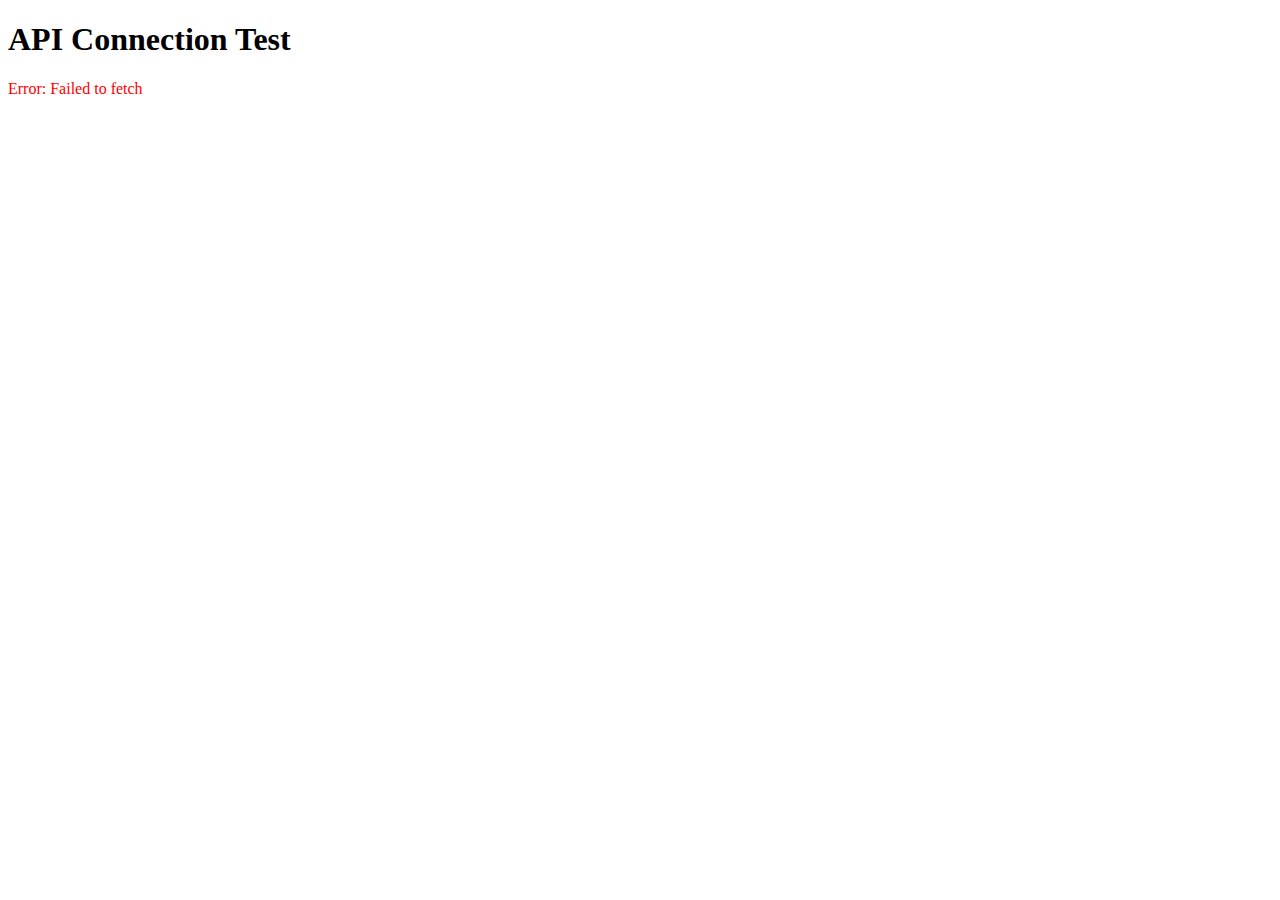
<file: frontend/api_test.html>
<!DOCTYPE html>
<html lang="en">
<head>
    <meta charset="UTF-8">
    <meta name="viewport" content="width=device-width, initial-scale=1.0">
    <title>API Test - Med-Nova</title>
    <script src="https://code.jquery.com/jquery-3.7.0.min.js"></script>
</head>
<body>
    <h1>API Connection Test</h1>
    <div id="results"></div>

    <script>
        const API_URL = 'http://localhost/FYP/backend/index.php?route=api';

        async function testAPI() {
            const results = document.getElementById('results');

            try {
                // Test regions
                const regionsResponse = await fetch(`${API_URL}/regions`);
                const regions = await regionsResponse.json();
                results.innerHTML += `<h2>Regions (${regions.length})</h2>`;
                results.innerHTML += regions.map(r => `<div>${r.name}</div>`).join('');

                // Test hospitals
                const hospitalsResponse = await fetch(`${API_URL}/hospitals`);
                const hospitals = await hospitalsResponse.json();
                results.innerHTML += `<h2>Hospitals (${hospitals.length})</h2>`;
                results.innerHTML += hospitals.map(h => `<div>${h.name} (${h.type})</div>`).join('');

                // Test doctors
                const doctorsResponse = await fetch(`${API_URL}/doctors`);
                const doctors = await doctorsResponse.json();
                results.innerHTML += `<h2>Doctors (${doctors.length})</h2>`;
                results.innerHTML += doctors.map(d => `<div>${d.name} (${d.specialty})</div>`).join('');

            } catch (error) {
                results.innerHTML += `<div style="color: red;">Error: ${error.message}</div>`;
            }
        }

        testAPI();
    </script>
</body>
</html>
</file>
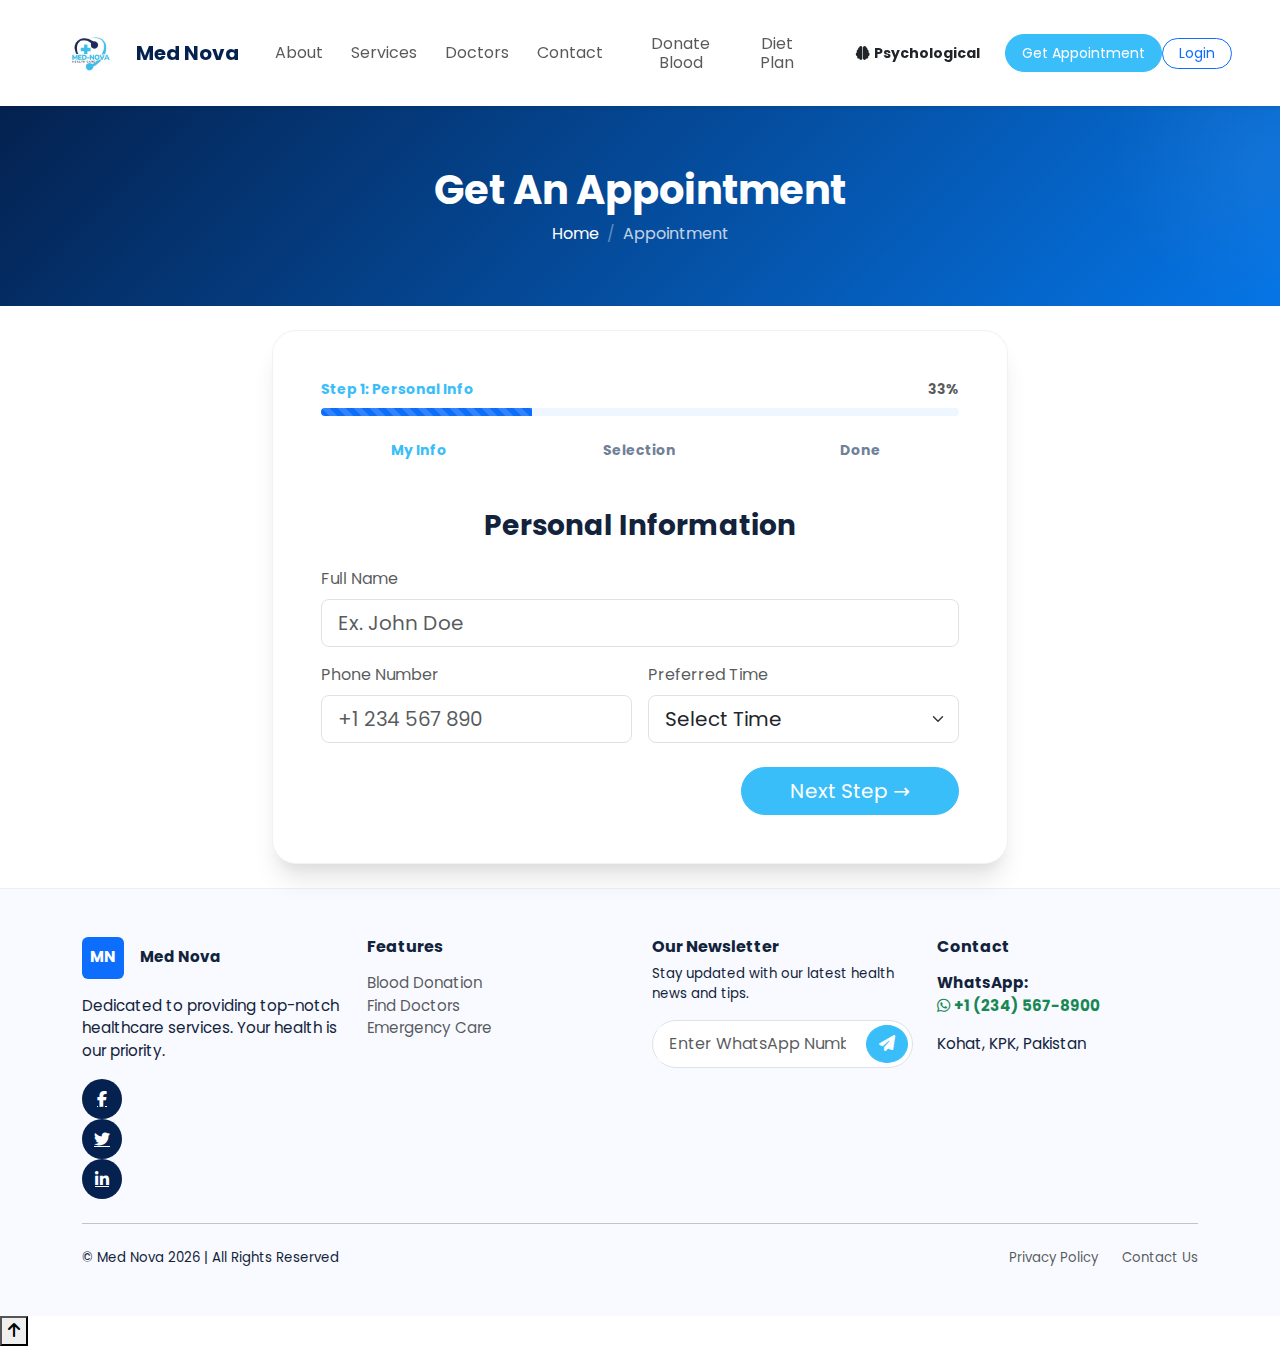
<file: frontend/appointment.html>
<!DOCTYPE html>
<html lang="en">

<head>
    <meta charset="UTF-8">
    <meta name="viewport" content="width=device-width, initial-scale=1.0">
    <title>Book Appointment - Med Nova</title>
    <link href="https://cdn.jsdelivr.net/npm/bootstrap@5.3.0/dist/css/bootstrap.min.css" rel="stylesheet">
    <link rel="stylesheet" href="https://cdnjs.cloudflare.com/ajax/libs/font-awesome/6.4.0/css/all.min.css">
    <link href="https://fonts.googleapis.com/css2?family=Poppins:wght@300;400;500;600;700;800&display=swap"
        rel="stylesheet">
    <link rel="stylesheet" href="css/style.css">
</head>

<body>

    <nav class="navbar navbar-expand-lg navbar-light bg-white sticky-top shadow-sm py-2 navbar-home">
        <div class="container-fluid px-lg-5 nav-inner align-items-center d-flex justify-content-between">
            <a class="navbar-brand d-flex align-items-center me-4" href="index.html">
                <img src="../logo.jpeg" onerror="this.src='https://placehold.co/50x50/04214f/ffffff?text=MN'"
                    alt="Med Nova" class="brand-logo" style="height: 80px;">
                <span class="brand-text ms-2 fw-bold" style="color: #04214f; font-size: 1.25rem;">Med Nova</span>
            </a>

            <button class="navbar-toggler ms-auto" type="button" data-bs-toggle="collapse"
                data-bs-target="#navSiteMenu">
                <span class="navbar-toggler-icon"></span>
            </button>

            <div class="collapse navbar-collapse" id="navSiteMenu">
                <ul class="navbar-nav mx-auto mb-2 mb-lg-0 align-items-center gap-1">
                    <li class="nav-item">
                        <a class="nav-link" href="about.html">About</a>
                    </li>
                    <li class="nav-item"><a class="nav-link" href="services.html">Services</a></li>
                    <li class="nav-item"><a class="nav-link" href="doctors.html">Doctors</a></li>
                    <li class="nav-item">
                        <a class="nav-link" href="contact.html">Contact</a>
                    </li>
                    <li class="nav-item ms-lg-2">
                        <a href="blood-donation.html" class="nav-link">Donate Blood</a>
                    </li>
                    <li class="nav-item">
                        <a class="nav-link" href="diet_plan.html">Diet Plan</a>
                    </li>
                </ul>

                <div class="d-flex align-items-center ms-lg-4 gap-2 mt-3 mt-lg-0 navbar-cta-group">
                    <a class="btn btn-accent btn-sm rounded-pill px-3 fw-bold d-inline-flex align-items-center"
                        href="psychology.html" style="height: 38px;">
                        <i class="fas fa-brain me-1"></i> Psychological
                    </a>
                    <a class="btn btn-primary btn-sm rounded-pill px-3 d-inline-flex align-items-center"
                        href="appointment.html" style="height: 38px;">Get Appointment</a>
                </div>
                <a class="btn btn-outline-primary btn-sm rounded-pill px-3" href="#hospitalLoginModal"
                    data-bs-toggle="modal">Login</a>
            </div>
        </div>
    </nav>

    <header class="internal-hero">
        <div class="container text-center text-white">
            <h1 class="display-6 fw-bold mb-2 about-hero-title">Get An Appointment</h1>
            <nav aria-label="breadcrumb">
                <ol class="breadcrumb justify-content-center mb-0 bg-transparent">
                    <li class="breadcrumb-item"><a href="index.html" class="text-white text-decoration-none">Home</a>
                    </li>
                    <li class="breadcrumb-item active text-white opacity-75" aria-current="page">Appointment</li>
                </ol>
            </nav>
        </div>
    </header>

    <div class="container py-4">
        <div class="row justify-content-center">
            <div class="col-lg-8">
                <div class="appointment-card p-5 shadow-lg rounded-4 bg-white" id="appointment-form-step-1">

                    <!-- PROGRESS BAR -->
                    <div class="mb-5">
                        <div class="d-flex justify-content-between mb-2">
                            <span class="small fw-bold text-primary" id="progress-text">Step 1: Personal Info</span>
                            <span class="small fw-bold text-muted" id="progress-percent">33%</span>
                        </div>
                        <div class="progress"
                            style="height: 8px; border-radius: 4px; background-color: var(--accent-soft, #eef6ff);">
                            <div id="appointment-progress"
                                class="progress-bar progress-bar-striped progress-bar-animated" role="progressbar"
                                style="width: 33%; transition: width 0.3s ease;"></div>
                        </div>
                        <div class="row mt-4 text-center d-none d-md-flex">
                            <div class="col-4 step-item active" id="step-label-1">
                                <div class="small fw-bold">My Info</div>
                            </div>
                            <div class="col-4 step-item" id="step-label-2">
                                <div class="small fw-bold">Selection</div>
                            </div>
                            <div class="col-4 step-item" id="step-label-3">
                                <div class="small fw-bold">Done</div>
                            </div>
                        </div>
                    </div>

                    <!-- STEP 1: PERSONAL INFO -->
                    <div id="step-1">
                        <form id="step-1-form">
                            <h3 class="fw-bold text-center mb-4">Personal Information</h3>
                            <div class="row g-3">
                                <div class="col-md-12">
                                    <label class="form-label text-muted">Full Name</label>
                                    <input class="form-control form-control-lg" id="name" name="name"
                                        placeholder="Ex. John Doe" required>
                                </div>
                                <div class="col-md-6">
                                    <label class="form-label text-muted">Phone Number</label>
                                    <input class="form-control form-control-lg" id="phone" name="phone" type="tel"
                                        placeholder="+1 234 567 890" required>
                                </div>
                                <div class="col-md-6">
                                    <label class="form-label text-muted">Preferred Time</label>
                                    <select class="form-select form-select-lg" name="time" required>
                                        <option value="">Select Time</option>
                                        <option value="morning">Morning (9 AM - 12 PM)</option>
                                        <option value="afternoon">Afternoon (12 PM - 5 PM)</option>
                                        <option value="evening">Evening (5 PM - 9 PM)</option>
                                    </select>
                                </div>
                                <div class="col-12 mt-4 text-end">
                                    <button type="submit" class="btn btn-primary btn-lg px-5 rounded-pill">Next Step
                                        &rarr;</button>
                                </div>
                            </div>
                        </form>
                    </div>

                    <!-- STEP 2: REGION & DOCTOR SELECTION -->
                    <div id="step-2" class="d-none">
                        <form id="step-2-form">
                            <h3 class="fw-bold text-center mb-4">Choose Location & Doctor</h3>
                            <div class="row g-3">
                                <div class="col-md-6">
                                    <label class="form-label text-muted">Region</label>
                                    <select class="form-select form-select-lg" name="region" required>
                                        <option value="">Select Region</option>
                                        <!-- Populated via JS -->
                                    </select>
                                </div>
                                <div class="col-md-6">
                                    <label class="form-label text-muted">Hospital</label>
                                    <select class="form-select form-select-lg" name="hospital" required disabled>
                                        <option value="">Select Region First</option>
                                    </select>
                                </div>
                                <div class="col-md-6">
                                    <label class="form-label text-muted">Department</label>
                                    <select class="form-select form-select-lg" name="department" required disabled>
                                        <option value="">Select Hospital First</option>
                                    </select>
                                </div>
                                <div class="col-md-6">
                                    <label class="form-label text-muted">Doctor</label>
                                    <select class="form-select form-select-lg" name="doctor" required disabled>
                                        <option value="">Select Department First</option>
                                    </select>
                                </div>

                                <div class="col-md-12">
                                    <label class="form-label text-muted">Preferred Date</label>
                                    <input class="form-control form-control-lg" name="date" type="date" required>
                                </div>

                                <div class="col-12 mt-4 d-flex justify-content-between">
                                    <button type="button" id="back-to-step-1"
                                        class="btn btn-light btn-lg px-4 rounded-pill">&larr; Back</button>
                                    <button type="submit" class="btn btn-primary btn-lg px-5 rounded-pill">Next Step
                                        &rarr;</button>
                                </div>
                            </div>
                        </form>
                    </div>



                    <!-- STEP 3: SUCCESS -->
                    <div id="step-3" class="d-none text-center py-4">
                        <div class="bg-success text-white rounded-circle d-flex align-items-center justify-content-center mx-auto mb-4"
                            style="width: 80px; height: 80px; font-size: 40px;">✓</div>
                        <h2 class="fw-bold text-success mb-3">Appointment Booked!</h2>
                        <p class="text-muted mb-4">
                            Thank you, <strong id="confirm-name">User</strong>. Your appointment with <strong
                                id="confirm-doctor">Doctor</strong> on <strong id="confirm-date">Date</strong> has been
                            requested.<br>
                            Your diet plan details have been submitted.
                        </p>
                        <a href="index.html" class="btn btn-outline-primary btn-lg rounded-pill px-5">Back to Home</a>
                    </div>

                </div>
            </div>
        </div>
    </div>

    <!-- FOOTER -->
    <footer class="site-footer py-5 bg-soft">
        <div class="container">
            <div class="row gy-4">
                <div class="col-md-3">
                    <div class="footer-brand d-flex align-items-center gap-3">
                        <div class="brand-mark bg-primary text-white p-2 rounded">MN</div>
                        <strong>Med Nova</strong>
                    </div>
                    <p class="muted mt-3">Dedicated to providing top-notch healthcare services. Your health is our
                        priority.</p>
                    <div class="footer-social mt-3">
                        <button class="me-3 btn btn-link p-0 text-white"><i
                                class="fab fa-facebook-f text-white"></i></button>
                        <button class="me-3 btn btn-link p-0 text-white"><i
                                class="fab fa-twitter text-white"></i></button>
                        <button class="btn btn-link p-0 text-white"><i
                                class="fab fa-linkedin-in text-white"></i></button>
                    </div>
                </div>

                <div class="col-md-3">
                    <h6 class="fw-bold">Features</h6>
                    <ul class="list-unstyled mt-3">
                        <li><a href="blood-donation.html" class="text-decoration-none text-muted">Blood Donation</a>
                        </li>
                        <li><a href="doctors.html" class="text-decoration-none text-muted">Find Doctors</a></li>
                        <li><a href="#" class="text-decoration-none text-muted">Emergency Care</a></li>
                    </ul>
                </div>

                <div class="col-md-3">
                    <h6 class="fw-bold">Our Newsletter</h6>
                    <p class="muted small">Stay updated with our latest health news and tips.</p>
                    <form class="newsletter-input mt-3 d-flex align-items-center rounded-pill p-1 bg-white border"
                        style="max-width: 320px;">
                        <input class="form-control border-0 shadow-none" type="tel" placeholder="Enter WhatsApp Number"
                            required>
                        <button class="btn btn-primary rounded-circle ms-2" type="submit"><i
                                class="fas fa-paper-plane"></i></button>
                    </form>
                </div>

                <div class="col-md-3">
                    <h6 class="fw-bold">Contact</h6>
                    <p class="muted mt-3">
                        <strong>WhatsApp:</strong><br>
                        <a href="https://wa.me/1234567890?text=Hello%20Med%20Nova%2C%20I%20need%20help%20booking%20an%20appointment"
                            class="text-decoration-none text-success fw-bold" target="_blank">
                            <i class="fab fa-whatsapp me-1"></i>+1 (234) 567-8900
                        </a>
                    </p>
                    <p class="muted">Kohat, KPK, Pakistan</p>
                </div>
            </div>

            <hr class="my-4">

            <div class="d-flex justify-content-between small muted align-items-center">
                <div>© Med Nova 2026 | All Rights Reserved</div>
                <div class="d-flex gap-4">
                    <a href="#" class="text-decoration-none text-muted">Privacy Policy</a>
                    <a href="contact.html" class="text-decoration-none text-muted">Contact Us</a>
                </div>
            </div>
        </div>
    </footer>

    <script src="https://code.jquery.com/jquery-3.7.0.min.js"></script>
    <script src="https://cdn.jsdelivr.net/npm/bootstrap@5.3.0/dist/js/bootstrap.bundle.min.js"></script>
    <script src="js/app.js"></script>
</body>

</html>
</file>
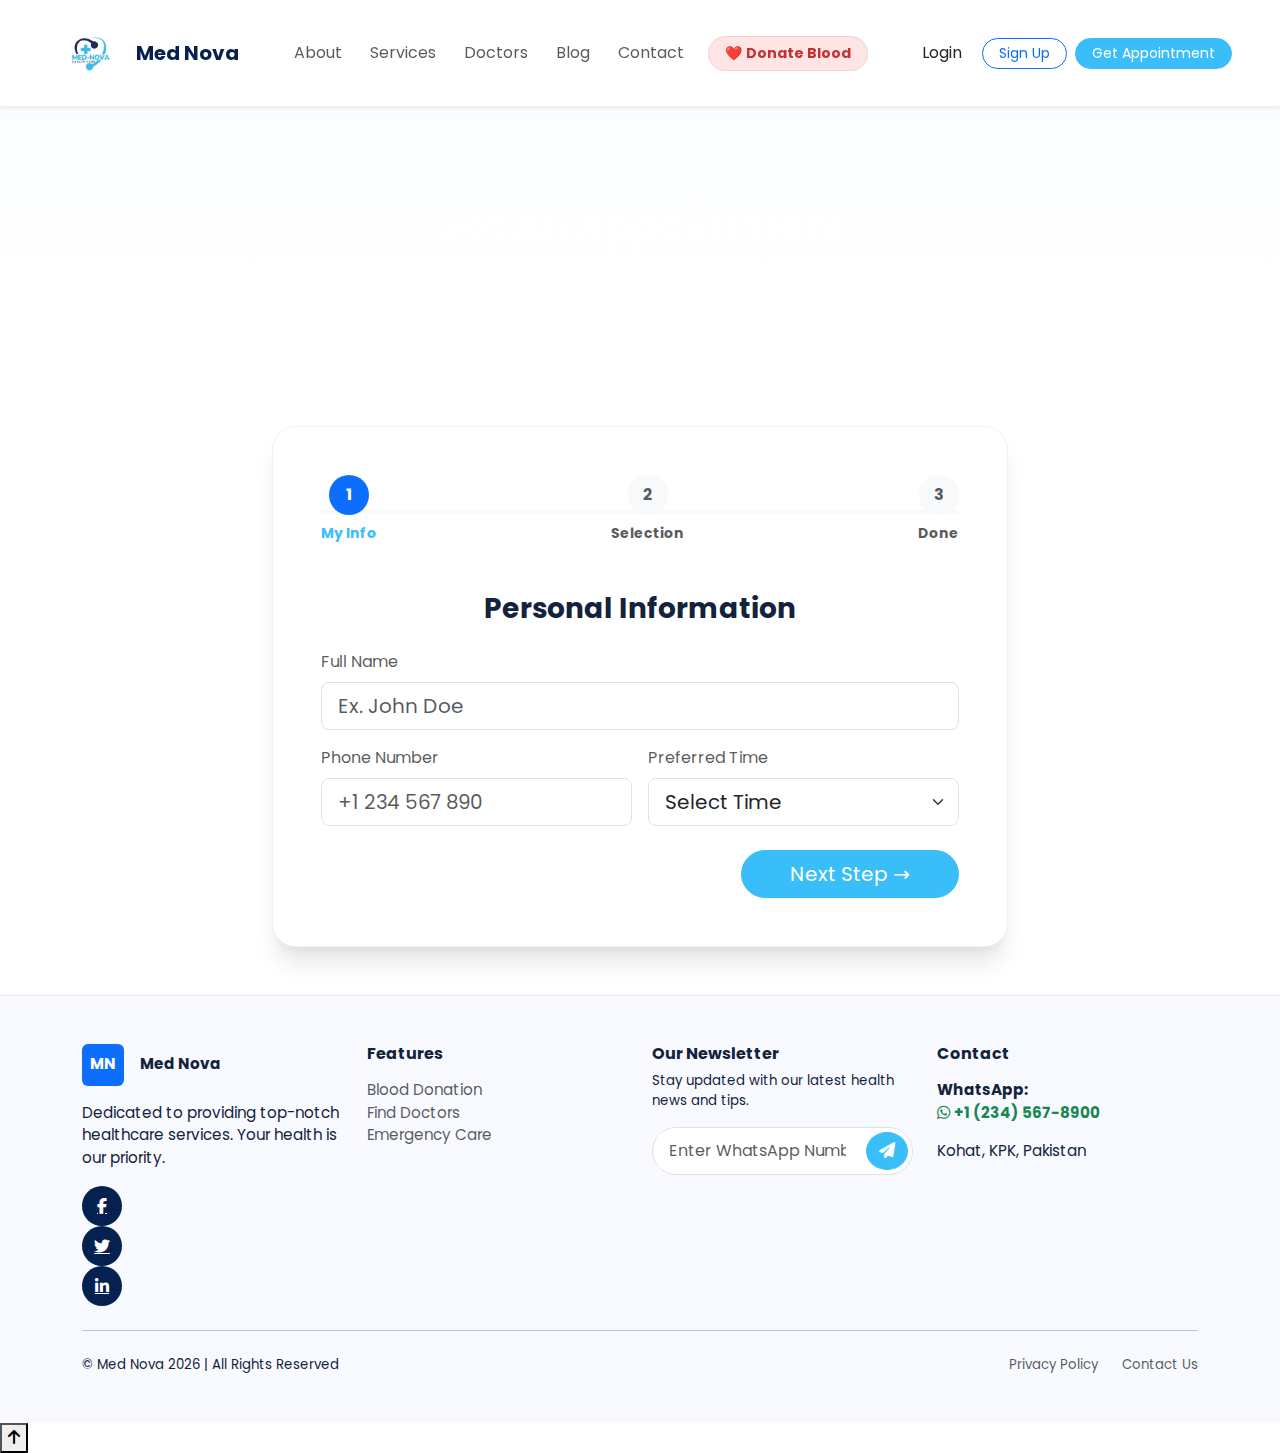
<file: frontend/appointment_backup.html>
<!DOCTYPE html>
<html lang="en">

<head>
    <meta charset="UTF-8">
    <meta name="viewport" content="width=device-width, initial-scale=1.0">
    <title>Book Appointment - Med Nova</title>
    <link href="https://cdn.jsdelivr.net/npm/bootstrap@5.3.0/dist/css/bootstrap.min.css" rel="stylesheet">
    <link rel="stylesheet" href="https://cdnjs.cloudflare.com/ajax/libs/font-awesome/6.4.0/css/all.min.css">
    <link href="https://fonts.googleapis.com/css2?family=Poppins:wght@300;400;500;600;700;800&display=swap"
        rel="stylesheet">
    <link rel="stylesheet" href="css/style.css">
</head>

<body>

    <nav class="navbar navbar-expand-lg navbar-light bg-white sticky-top shadow-sm py-2 navbar-home">
        <div class="container-fluid px-lg-5 nav-inner align-items-center d-flex justify-content-between">
            <a class="navbar-brand d-flex align-items-center me-4" href="index.html">
                <img src="../logo.jpeg" onerror="this.src='https://placehold.co/50x50/04214f/ffffff?text=MN'"
                    alt="Med Nova" class="brand-logo" style="height: 80px;">
                <span class="brand-text ms-2 fw-bold" style="color: #04214f; font-size: 1.25rem;">Med Nova</span>
            </a>

            <button class="navbar-toggler ms-auto" type="button" data-bs-toggle="collapse"
                data-bs-target="#navSiteMenu">
                <span class="navbar-toggler-icon"></span>
            </button>

            <div class="collapse navbar-collapse" id="navSiteMenu">
                <ul class="navbar-nav mx-auto mb-2 mb-lg-0 align-items-center gap-1">
                    <li class="nav-item">
                        <a class="nav-link" href="about.html">About</a>
                    </li>
                    <li class="nav-item">
                        <a class="nav-link" href="services.html">Services</a>
                    </li>
                    <li class="nav-item">
                        <a class="nav-link" href="doctors.html">Doctors</a>
                    </li>
                    <li class="nav-item">
                        <a class="nav-link" href="blog.html">Blog</a>
                    </li>
                    <li class="nav-item">
                        <a class="nav-link" href="contact.html">Contact</a>
                    </li>
                    <li class="nav-item ms-lg-2">
                        <a href="blood-donation.html" class="btn btn-sm fw-bold d-flex align-items-center gap-1"
                            style="color: #c53030; background: #ffe4e6; border-radius: 20px; padding: 6px 16px; border: 1px solid rgba(197, 48, 48, 0.1);">
                            <span>❤️</span> Donate Blood
                        </a>
                    </li>
                </ul>

                <div class="d-flex align-items-center ms-lg-4 gap-2 mt-3 mt-lg-0">
                    <a class="nav-link login-link font-weight-bold text-dark" href="#">Login</a>
                    <a class="btn btn-outline-primary btn-sm rounded-pill px-3" href="#">Sign Up</a>
                    <a class="btn btn-primary btn-sm rounded-pill px-3" href="appointment.html">Get Appointment</a>
                </div>
            </div>
        </div>
    </nav>

    <header class="about-hero service-hero py-5">
        <div class="container text-center text-white py-5">
            <h1 class="display-6 fw-bold mb-2 about-hero-title">Get An Appointment</h1>
            <nav aria-label="breadcrumb">
                <ol class="breadcrumb justify-content-center mb-0 bg-transparent">
                    <li class="breadcrumb-item"><a href="index.html" class="text-white text-decoration-none">Home</a>
                    </li>
                    <li class="breadcrumb-item active text-white opacity-75" aria-current="page">Appointment</li>
                </ol>
            </nav>
        </div>
    </header>

    <div class="container py-5">
        <div class="row justify-content-center">
            <div class="col-lg-8">
                <div class="appointment-card p-5 shadow-lg rounded-4 bg-white" id="appointment-form-step-1">

                    <!-- PROGRESS BAR -->
                    <div class="d-flex justify-content-center mb-5 position-relative">
                        <div class="position-absolute top-50 start-0 w-100 bg-light" style="height: 4px; z-index: 0;">
                        </div>
                        <div class="position-absolute top-50 start-0 bg-primary progress-bar-fill"
                            style="height: 4px; width: 0%; z-index: 0; transition: width 0.3s ease;"></div>

                        <div class="d-flex w-100 justify-content-between position-relative" style="z-index: 1;">
                            <div class="d-flex flex-column align-items-center text-primary">
                                <div id="step-indicator-1"
                                    class="step-circle rounded-circle d-flex align-items-center justify-content-center fw-bold mb-2 bg-primary text-white"
                                    style="width: 40px; height: 40px;">1</div>
                                <small class="fw-bold">My Info</small>
                            </div>
                            <div class="d-flex flex-column align-items-center text-muted">
                                <div id="step-indicator-2"
                                    class="step-circle rounded-circle d-flex align-items-center justify-content-center fw-bold mb-2 bg-light text-muted"
                                    style="width: 40px; height: 40px;">2</div>
                                <small class="fw-bold">Selection</small>
                            </div>
                            <div class="d-flex flex-column align-items-center text-muted">
                                <div id="step-indicator-3"
                                    class="step-circle rounded-circle d-flex align-items-center justify-content-center fw-bold mb-2 bg-light text-muted"
                                    style="width: 40px; height: 40px;">3</div>
                                <small class="fw-bold">Done</small>
                            </div>
                        </div>
                    </div>

                    <!-- STEP 1: PERSONAL INFO -->
                    <div id="step-1">
                        <form id="step-1-form">
                            <h3 class="fw-bold text-center mb-4">Personal Information</h3>
                            <div class="row g-3">
                                <div class="col-md-12">
                                    <label class="form-label text-muted">Full Name</label>
                                    <input class="form-control form-control-lg" id="name" name="name"
                                        placeholder="Ex. John Doe" required>
                                </div>
                                <div class="col-md-6">
                                    <label class="form-label text-muted">Phone Number</label>
                                    <input class="form-control form-control-lg" id="phone" name="phone" type="tel"
                                        placeholder="+1 234 567 890" required>
                                </div>
                                <div class="col-md-6">
                                    <label class="form-label text-muted">Preferred Time</label>
                                    <select class="form-select form-select-lg" name="time" required>
                                        <option value="">Select Time</option>
                                        <option value="morning">Morning (9 AM - 12 PM)</option>
                                        <option value="afternoon">Afternoon (12 PM - 5 PM)</option>
                                        <option value="evening">Evening (5 PM - 9 PM)</option>
                                    </select>
                                </div>
                                <div class="col-12 mt-4 text-end">
                                    <button type="submit" class="btn btn-primary btn-lg px-5 rounded-pill">Next Step
                                        &rarr;</button>
                                </div>
                            </div>
                        </form>
                    </div>

                    <!-- STEP 2: REGION & DOCTOR SELECTION -->
                    <div id="step-2" class="d-none">
                        <form id="step-2-form">
                            <h3 class="fw-bold text-center mb-4">Choose Location & Doctor</h3>
                            <div class="row g-3">
                                <div class="col-md-6">
                                    <label class="form-label text-muted">Region</label>
                                    <select class="form-select form-select-lg" name="region" required>
                                        <option value="">Select Region</option>
                                        <!-- Populated via JS -->
                                    </select>
                                </div>
                                <div class="col-md-6">
                                    <label class="form-label text-muted">Hospital</label>
                                    <select class="form-select form-select-lg" name="hospital" required disabled>
                                        <option value="">Select Region First</option>
                                    </select>
                                </div>
                                <div class="col-md-6">
                                    <label class="form-label text-muted">Department</label>
                                    <select class="form-select form-select-lg" name="department" required disabled>
                                        <option value="">Select Hospital First</option>
                                    </select>
                                </div>
                                <div class="col-md-6">
                                    <label class="form-label text-muted">Doctor</label>
                                    <select class="form-select form-select-lg" name="doctor" required disabled>
                                        <option value="">Select Department First</option>
                                    </select>
                                </div>

                                <div class="col-md-12">
                                    <label class="form-label text-muted">Preferred Date</label>
                                    <input class="form-control form-control-lg" name="date" type="date" required>
                                </div>

                                <div class="col-12 mt-4 d-flex justify-content-between">
                                    <button type="button" id="back-to-step-1"
                                        class="btn btn-light btn-lg px-4 rounded-pill">&larr; Back</button>
                                    <button type="submit" class="btn btn-primary btn-lg px-5 rounded-pill">Next Step
                                        &rarr;</button>
                                </div>
                            </div>
                        </form>
                    </div>

                    <!-- STEP 3: DIET/DEFICIENCY -->
                    <div id="step-3" class="d-none">
                        <form id="step-3-form">
                            <h3 class="fw-bold text-center mb-4">Reason & Diet Details</h3>
                            <div class="row g-3">
                                <div class="col-12">
                                    <div class="alert alert-info small">
                                        Please provide details about your deficiencies or diet requirements. This helps
                                        your
                                        doctor prepare a better plan.
                                    </div>
                                </div>
                                <div class="col-md-12">
                                    <label class="form-label text-muted">Deficiency / Symptoms / Diet Goals</label>
                                    <textarea class="form-control" name="deficiency_details" rows="5"
                                        placeholder="E.g. Iron deficiency, need weight loss plan, experiencing hair fall..."
                                        required></textarea>
                                </div>

                                <div class="col-12 mt-4 d-flex justify-content-between">
                                    <button type="button" id="back-to-step-2"
                                        class="btn btn-light btn-lg px-4 rounded-pill">&larr; Back</button>
                                    <button type="submit" class="btn btn-primary btn-lg px-5 rounded-pill">Confirm
                                        Appointment</button>
                                </div>
                            </div>
                        </form>
                    </div>

                    <!-- STEP 4: SUCCESS -->
                    <div id="step-4" class="d-none text-center py-4">
                        <div class="bg-success text-white rounded-circle d-flex align-items-center justify-content-center mx-auto mb-4"
                            style="width: 80px; height: 80px; font-size: 40px;">✓</div>
                        <h2 class="fw-bold text-success mb-3">Appointment Booked!</h2>
                        <p class="text-muted mb-4">
                            Thank you, <strong id="confirm-name">User</strong>. Your appointment with <strong
                                id="confirm-doctor">Doctor</strong> on <strong id="confirm-date">Date</strong> has been
                            requested.<br>
                            Your diet plan details have been submitted.
                        </p>
                        <a href="index.html" class="btn btn-outline-primary btn-lg rounded-pill px-5">Back to Home</a>
                    </div>

                </div>
            </div>
        </div>
    </div>

    <!-- FOOTER -->
    <footer class="site-footer py-5 bg-soft">
        <div class="container">
            <div class="row gy-4">
                <div class="col-md-3">
                    <div class="footer-brand d-flex align-items-center gap-3">
                        <div class="brand-mark bg-primary text-white p-2 rounded">MN</div>
                        <strong>Med Nova</strong>
                    </div>
                    <p class="muted mt-3">Dedicated to providing top-notch healthcare services. Your health is our
                        priority.</p>
                    <div class="footer-social mt-3">
                        <button class="me-3 btn btn-link p-0 text-white"><i
                                class="fab fa-facebook-f text-white"></i></button>
                        <button class="me-3 btn btn-link p-0 text-white"><i
                                class="fab fa-twitter text-white"></i></button>
                        <button class="btn btn-link p-0 text-white"><i
                                class="fab fa-linkedin-in text-white"></i></button>
                    </div>
                </div>

                <div class="col-md-3">
                    <h6 class="fw-bold">Features</h6>
                    <ul class="list-unstyled mt-3">
                        <li><a href="blood-donation.html" class="text-decoration-none text-muted">Blood Donation</a>
                        </li>
                        <li><a href="doctors.html" class="text-decoration-none text-muted">Find Doctors</a></li>
                        <li><a href="#" class="text-decoration-none text-muted">Emergency Care</a></li>
                    </ul>
                </div>

                <div class="col-md-3">
                    <h6 class="fw-bold">Our Newsletter</h6>
                    <p class="muted small">Stay updated with our latest health news and tips.</p>
                    <form class="newsletter-input mt-3 d-flex align-items-center rounded-pill p-1 bg-white border"
                        style="max-width: 320px;">
                        <input class="form-control border-0 shadow-none" type="tel" placeholder="Enter WhatsApp Number"
                            required>
                        <button class="btn btn-primary rounded-circle ms-2" type="submit"><i
                                class="fas fa-paper-plane"></i></button>
                    </form>
                </div>

                <div class="col-md-3">
                    <h6 class="fw-bold">Contact</h6>
                    <p class="muted mt-3">
                        <strong>WhatsApp:</strong><br>
                        <a href="https://wa.me/1234567890?text=Hello%20Med%20Nova%2C%20I%20need%20help%20booking%20an%20appointment" 
                           class="text-decoration-none text-success fw-bold" target="_blank">
                            <i class="fab fa-whatsapp me-1"></i>+1 (234) 567-8900
                        </a>
                    </p>
                    <p class="muted">Kohat, KPK, Pakistan</p>
                </div>
            </div>

            <hr class="my-4">

            <div class="d-flex justify-content-between small muted align-items-center">
                <div>© Med Nova 2026 | All Rights Reserved</div>
                <div class="d-flex gap-4">
                    <a href="#" class="text-decoration-none text-muted">Privacy Policy</a>
                    <a href="contact.html" class="text-decoration-none text-muted">Contact Us</a>
                </div>
            </div>
        </div>
    </footer>

    <script src="https://code.jquery.com/jquery-3.7.0.min.js"></script>
    <script src="https://cdn.jsdelivr.net/npm/bootstrap@5.3.0/dist/js/bootstrap.bundle.min.js"></script>
    <script src="js/app.js"></script>
</body>

</html>
</file>
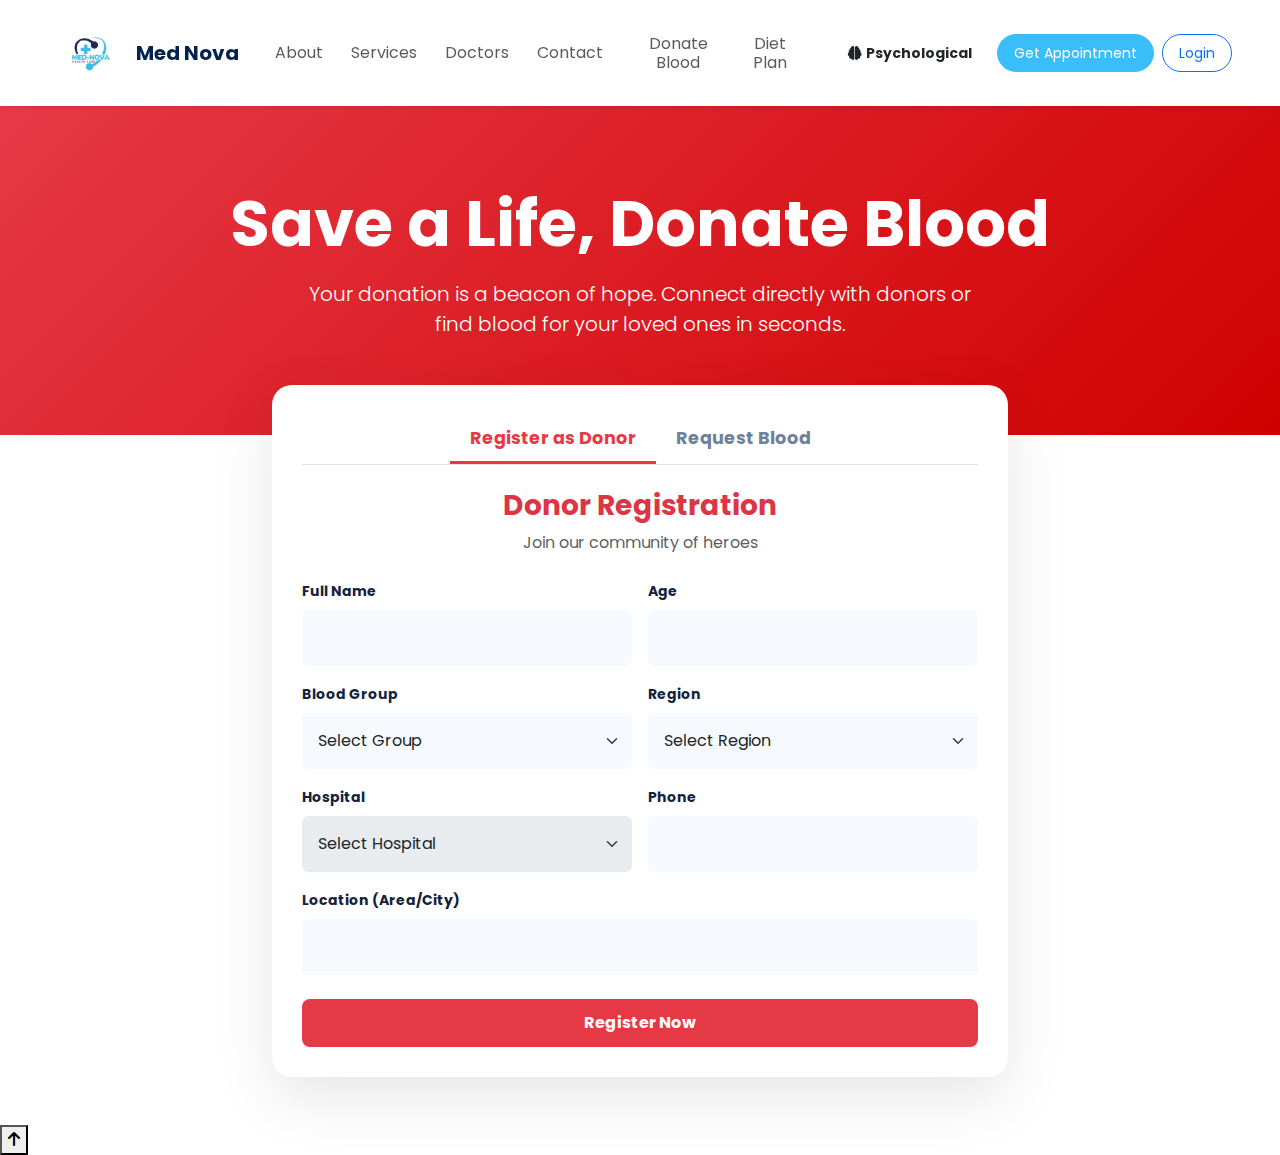
<file: frontend/blood-donation.html>
<!DOCTYPE html>
<html lang="en">

<head>
    <meta charset="UTF-8">
    <meta name="viewport" content="width=device-width, initial-scale=1.0">
    <title>Blood Donation - Med Nova</title>
    <link href="https://cdn.jsdelivr.net/npm/bootstrap@5.3.0/dist/css/bootstrap.min.css" rel="stylesheet">
    <link rel="stylesheet" href="https://cdnjs.cloudflare.com/ajax/libs/font-awesome/6.4.0/css/all.min.css">
    <link href="https://fonts.googleapis.com/css2?family=Poppins:wght@300;400;500;600;700;800&display=swap"
        rel="stylesheet">
    <link rel="stylesheet" href="css/style.css">
</head>

<body>

    <nav class="navbar navbar-expand-lg navbar-light bg-white sticky-top shadow-sm py-2 navbar-home">
        <div class="container-fluid px-lg-5 nav-inner align-items-center d-flex justify-content-between">
            <a class="navbar-brand d-flex align-items-center me-4" href="index.html">
                <img src="../logo.jpeg" onerror="this.src='https://placehold.co/50x50/04214f/ffffff?text=MN'"
                    alt="Med Nova" class="brand-logo" style="height: 80px;">
                <span class="brand-text ms-2 fw-bold" style="color: var(--blue-900); font-size: 1.25rem;">Med
                    Nova</span>
            </a>

            <button class="navbar-toggler ms-auto" type="button" data-bs-toggle="collapse"
                data-bs-target="#navSiteMenu">
                <span class="navbar-toggler-icon"></span>
            </button>

            <div class="collapse navbar-collapse" id="navSiteMenu">
                <ul class="navbar-nav mx-auto mb-2 mb-lg-0 align-items-center gap-1">
                    <li class="nav-item">
                        <a class="nav-link" href="about.html">About</a>
                    </li>
                    <li class="nav-item"><a class="nav-link" href="services.html">Services</a></li>
                    <li class="nav-item"><a class="nav-link" href="doctors.html">Doctors</a></li>
                    <li class="nav-item">
                        <a class="nav-link" href="contact.html">Contact</a>
                    </li>
                    <li class="nav-item ms-lg-2">
                        <a href="blood-donation.html" class="nav-link">Donate Blood</a>
                    </li>
                    <li class="nav-item">
                        <a class="nav-link" href="diet_plan.html">Diet Plan</a>
                    </li>
                </ul>

                <div class="d-flex align-items-center ms-lg-4 gap-2 mt-3 mt-lg-0 navbar-cta-group">
                    <a class="btn btn-accent btn-sm rounded-pill px-3 fw-bold d-inline-flex align-items-center"
                        href="psychology.html" style="height: 38px;">
                        <i class="fas fa-brain me-1"></i> Psychological
                    </a>
                    <a class="btn btn-primary btn-sm rounded-pill px-3 d-inline-flex align-items-center"
                        href="appointment.html" style="height: 38px;">Get Appointment</a>
                    <a class="btn btn-outline-primary btn-sm rounded-pill px-3" href="#hospitalLoginModal"
                        data-bs-toggle="modal">Login</a>
                </div>
            </div>
        </div>
    </nav>

    <header class="bd-hero text-center">
        <div class="container">
            <h1 class="display-3 fw-bold mb-3">Save a Life, Donate Blood</h1>
            <p class="lead opacity-90 mx-auto" style="max-width: 700px;">Your donation is a beacon of hope. Connect
                directly with donors or find blood for your loved ones in seconds.</p>
        </div>
    </header>

    <div class="container pb-5">
        <div class="row justify-content-center">
            <div class="col-lg-8">
                <div class="bd-card">
                    <!-- Tabs -->
                    <div class="d-flex justify-content-center mb-4 border-bottom">
                        <button class="bd-tab-btn active" id="btn-donor">Register as Donor</button>
                        <button class="bd-tab-btn" id="btn-patient">Request Blood</button>
                    </div>

                    <!-- Donor Form -->
                    <div id="form-donor">
                        <div class="text-center mb-4">
                            <h3 class="fw-bold text-danger">Donor Registration</h3>
                            <p class="text-muted">Join our community of heroes</p>
                        </div>
                        <form id="donor-form">
                            <div class="row g-3">
                                <div class="col-md-6">
                                    <label class="form-label fw-bold small">Full Name</label>
                                    <input type="text" name="name" class="form-control bg-soft border-0 p-3" required>
                                </div>
                                <div class="col-md-6">
                                    <label class="form-label fw-bold small">Age</label>
                                    <input type="number" name="age" class="form-control bg-soft border-0 p-3" min="18"
                                        required>
                                </div>
                                <div class="col-md-6">
                                    <label class="form-label fw-bold small">Blood Group</label>
                                    <select name="blood_group" class="form-select bg-soft border-0 p-3" required>
                                        <option value="">Select Group</option>
                                        <option value="A+">A+</option>
                                        <option value="A-">A-</option>
                                        <option value="B+">B+</option>
                                        <option value="B-">B-</option>
                                        <option value="O+">O+</option>
                                        <option value="O-">O-</option>
                                        <option value="AB+">AB+</option>
                                        <option value="AB-">AB-</option>
                                    </select>
                                </div>
                                <div class="col-md-6">
                                    <label class="form-label fw-bold small">Region</label>
                                    <select name="region" class="form-select bg-soft border-0 p-3" required>
                                        <option value="">Select Region</option>
                                    </select>
                                </div>
                                <div class="col-md-6">
                                    <label class="form-label fw-bold small">Hospital</label>
                                    <select name="hospital" class="form-select bg-soft border-0 p-3" disabled required>
                                        <option value="">Select Hospital</option>
                                    </select>
                                </div>
                                <div class="col-md-6">
                                    <label class="form-label fw-bold small">Phone</label>
                                    <input type="tel" name="phone" class="form-control bg-soft border-0 p-3" required>
                                </div>
                                <div class="col-12">
                                    <label class="form-label fw-bold small">Location (Area/City)</label>
                                    <input type="text" name="location" class="form-control bg-soft border-0 p-3"
                                        required>
                                </div>
                                <div class="col-12 mt-4">
                                    <button type="submit" class="bd-btn-primary">Register Now</button>
                                </div>
                            </div>
                        </form>
                    </div>

                    <!-- Patient Form -->
                    <div id="form-patient" style="display: none;">
                        <div class="text-center mb-4">
                            <h3 class="fw-bold text-warning">Find Blood Donor</h3>
                            <p class="text-muted">Urgent request broadcasting</p>
                        </div>
                        <form id="patient-form">
                            <div class="row g-3">
                                <div class="col-md-6">
                                    <label class="form-label fw-bold small">Patient Name</label>
                                    <input type="text" name="patient_name" class="form-control bg-soft border-0 p-3"
                                        required>
                                </div>
                                <div class="col-md-6">
                                    <label class="form-label fw-bold small">Blood Group Required</label>
                                    <select name="blood_group" class="form-select bg-soft border-0 p-3" required>
                                        <option value="">Select Group</option>
                                        <option value="A+">A+</option>
                                        <option value="A-">A-</option>
                                        <option value="B+">B+</option>
                                        <option value="B-">B-</option>
                                        <option value="O+">O+</option>
                                        <option value="O-">O-</option>
                                        <option value="AB+">AB+</option>
                                        <option value="AB-">AB-</option>
                                    </select>
                                </div>
                                <div class="col-md-6">
                                    <label class="form-label fw-bold small">Urgency</label>
                                    <select name="urgency" class="form-select bg-soft border-0 p-3">
                                        <option value="Normal">Normal</option>
                                        <option value="Urgent">Urgent</option>
                                        <option value="Critical">Critical</option>
                                    </select>
                                </div>
                                <div class="col-md-6">
                                    <label class="form-label fw-bold small">Region</label>
                                    <select name="region" class="form-select bg-soft border-0 p-3" required>
                                        <option value="">Select Region</option>
                                    </select>
                                </div>
                                <div class="col-md-6">
                                    <label class="form-label fw-bold small">Hospital</label>
                                    <select name="hospital" class="form-select bg-soft border-0 p-3" disabled required>
                                        <option value="">Select Hospital</option>
                                    </select>
                                </div>
                                <div class="col-md-6">
                                    <label class="form-label fw-bold small">Contact Phone</label>
                                    <input type="tel" name="phone" class="form-control bg-soft border-0 p-3" required>
                                </div>
                                <div class="col-12 mt-4">
                                    <button type="submit" class="bd-btn-secondary">Broadcast Request</button>
                                </div>
                            </div>
                        </form>
                    </div>

                </div>
            </div>
        </div>
    </div>

    <!-- Scripts -->
    <script src="https://code.jquery.com/jquery-3.7.0.min.js"></script>
    <script src="https://cdn.jsdelivr.net/npm/bootstrap@5.3.0/dist/js/bootstrap.bundle.min.js"></script>
    <script src="js/app.js"></script>
    <script>
        // Tab Logic
        $('#btn-donor').click(function () {
            $(this).addClass('active');
            $('#btn-patient').removeClass('active');
            $('#form-donor').fadeIn();
            $('#form-patient').hide();
        });
        $('#btn-patient').click(function () {
            $(this).addClass('active');
            $('#btn-donor').removeClass('active');
            $('#form-patient').fadeIn();
            $('#form-donor').hide();
        });
    </script>
</body>

</html>
</file>
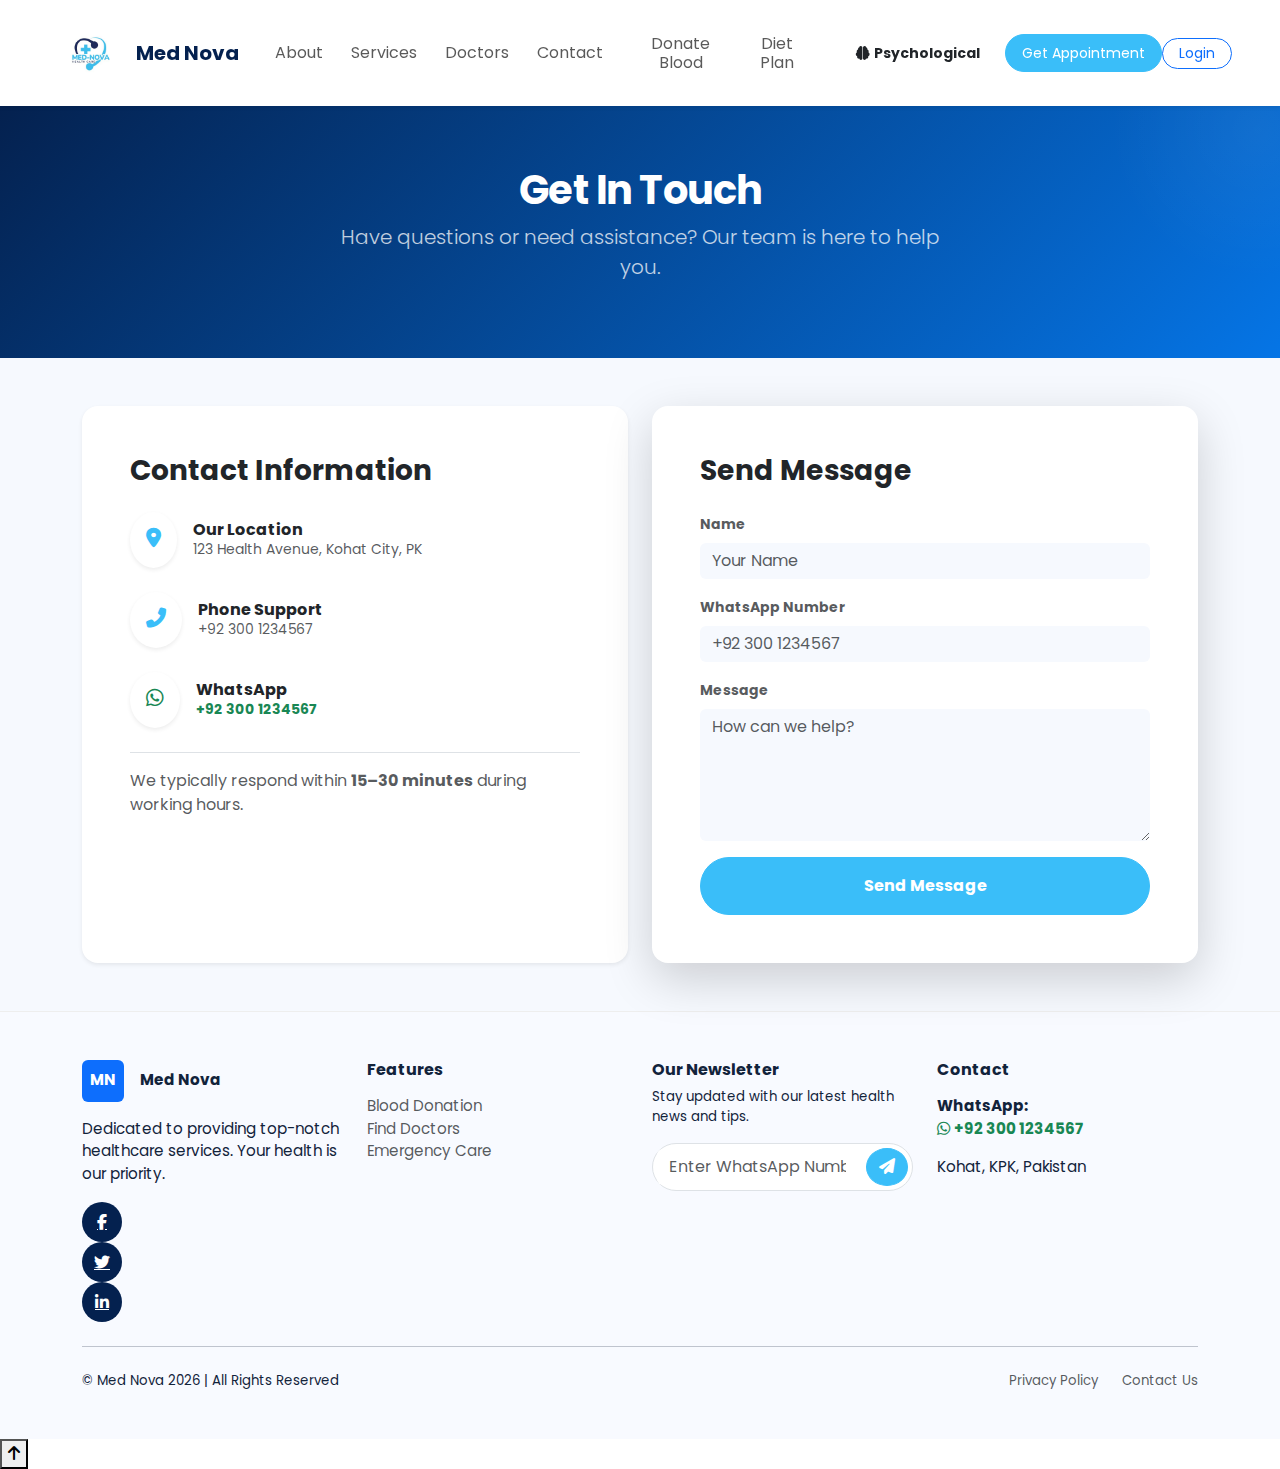
<file: frontend/contact.html>
<!DOCTYPE html>
<html lang="en">

<head>
    <meta charset="UTF-8">
    <meta name="viewport" content="width=device-width, initial-scale=1.0">
    <title>Contact Us - Med Nova</title>
    <link href="https://cdn.jsdelivr.net/npm/bootstrap@5.3.0/dist/css/bootstrap.min.css" rel="stylesheet">
    <link rel="stylesheet" href="https://cdnjs.cloudflare.com/ajax/libs/font-awesome/6.4.0/css/all.min.css">
    <link href="https://fonts.googleapis.com/css2?family=Poppins:wght@300;400;500;600;700;800&display=swap"
        rel="stylesheet">
    <link rel="stylesheet" href="css/style.css">
</head>

<body>

    <nav class="navbar navbar-expand-lg navbar-light bg-white sticky-top shadow-sm py-2 navbar-home">
        <div class="container-fluid px-lg-5 nav-inner align-items-center d-flex justify-content-between">
            <a class="navbar-brand d-flex align-items-center me-4" href="index.html">
                <img src="../logo.jpeg" onerror="this.src='https://placehold.co/50x50/04214f/ffffff?text=MN'"
                    alt="Med Nova" class="brand-logo" style="height: 80px;">
                <span class="brand-text ms-2 fw-bold" style="color: var(--blue-900); font-size: 1.25rem;">Med
                    Nova</span>
            </a>

            <button class="navbar-toggler ms-auto" type="button" data-bs-toggle="collapse"
                data-bs-target="#navSiteMenu">
                <span class="navbar-toggler-icon"></span>
            </button>

            <div class="collapse navbar-collapse" id="navSiteMenu">
                <ul class="navbar-nav mx-auto mb-2 mb-lg-0 align-items-center gap-1">
                    <li class="nav-item">
                        <a class="nav-link" href="about.html">About</a>
                    </li>
                    <li class="nav-item"><a class="nav-link" href="services.html">Services</a></li>
                    <li class="nav-item"><a class="nav-link" href="doctors.html">Doctors</a></li>
                    <li class="nav-item">
                        <a class="nav-link" href="contact.html">Contact</a>
                    </li>
                    <li class="nav-item ms-lg-2">
                        <a href="blood-donation.html" class="nav-link">Donate Blood</a>
                    </li>
                    <li class="nav-item">
                        <a class="nav-link" href="diet_plan.html">Diet Plan</a>
                    </li>
                </ul>

                <div class="d-flex align-items-center ms-lg-4 gap-2 mt-3 mt-lg-0 navbar-cta-group">
                    <a class="btn btn-accent btn-sm rounded-pill px-3 fw-bold d-inline-flex align-items-center"
                        href="psychology.html" style="height: 38px;">
                        <i class="fas fa-brain me-1"></i> Psychological
                    </a>
                    <a class="btn btn-primary btn-sm rounded-pill px-3 d-inline-flex align-items-center"
                        href="appointment.html" style="height: 38px;">Get Appointment</a>
                </div>
                <a class="btn btn-outline-primary btn-sm rounded-pill px-3" href="#hospitalLoginModal"
                    data-bs-toggle="modal">Login</a>
            </div>
        </div>
    </nav>

    <header class="internal-hero">
        <div class="container text-center text-white">
            <h1 class="fw-bold mb-2 internal-hero-title">Get In Touch</h1>
            <p class="lead mx-auto opacity-75" style="max-width: 600px;">Have questions or need assistance? Our team is
                here to help you.</p>
        </div>
    </header>

    <section class="py-5 bg-soft">
        <div class="container">
            <div class="row g-4 align-items-stretch">
                <div class="col-lg-6">
                    <div class="card border-0 shadow-sm rounded-4 h-100">
                        <div class="card-body p-4 p-md-5">
                            <h3 class="fw-bold mb-4">Contact Information</h3>

                            <div class="d-flex align-items-center gap-3 mb-4">
                                <div class="icon-box bg-white shadow-sm p-3 rounded-circle text-primary">
                                    <i class="fas fa-map-marker-alt fs-5"></i>
                                </div>
                                <div>
                                    <h6 class="fw-bold mb-0">Our Location</h6>
                                    <p class="text-muted small mb-0">123 Health Avenue, Kohat City, PK</p>
                                </div>
                            </div>

                            <div class="d-flex align-items-center gap-3 mb-4">
                                <div class="icon-box bg-white shadow-sm p-3 rounded-circle text-primary">
                                    <i class="fas fa-phone-alt fs-5"></i>
                                </div>
                                <div>
                                    <h6 class="fw-bold mb-0">Phone Support</h6>
                                    <p class="text-muted small mb-0">+92 300 1234567</p>
                                </div>
                            </div>

                            <div class="d-flex align-items-center gap-3">
                                <div class="icon-box bg-white shadow-sm p-3 rounded-circle text-success">
                                    <i class="fab fa-whatsapp fs-5"></i>
                                </div>
                                <div>
                                    <h6 class="fw-bold mb-0">WhatsApp</h6>
                                    <p class="text-muted small mb-0">
                                        <a href="https://wa.me/923001234567?text=Hello%20Med%20Nova%2C%20I%20need%20help"
                                            class="text-decoration-none text-success fw-bold" target="_blank">
                                            +92 300 1234567
                                        </a>
                                    </p>
                                </div>
                            </div>

                            <div class="mt-4 pt-3 border-top">
                                <p class="text-muted mb-0">
                                    We typically respond within <strong>15–30 minutes</strong> during working hours.
                                </p>
                            </div>
                        </div>
                    </div>
                </div>

                <div class="col-lg-6">
                    <div class="card border-0 shadow-lg rounded-4 h-100">
                        <div class="card-body p-4 p-md-5">
                            <h3 class="fw-bold mb-4">Send Message</h3>
                            <form id="contact-form-submit">
                                <div class="mb-3">
                                    <label class="form-label text-muted small fw-bold">Name</label>
                                    <input type="text" name="name" class="form-control bg-soft border-0"
                                        placeholder="Your Name" required>
                                </div>
                                <div class="mb-3">
                                    <label class="form-label text-muted small fw-bold">WhatsApp Number</label>
                                    <input type="tel" name="phone" class="form-control bg-soft border-0"
                                        placeholder="+92 300 1234567" required>
                                </div>
                                <div class="mb-3">
                                    <label class="form-label text-muted small fw-bold">Message</label>
                                    <textarea name="message" class="form-control bg-soft border-0" rows="5"
                                        placeholder="How can we help?" required></textarea>
                                </div>
                                <button type="submit" class="btn btn-primary w-100 py-3 rounded-pill fw-bold">
                                    Send Message
                                </button>
                            </form>
                        </div>
                    </div>
                </div>
            </div>
        </div>
    </section>

    <!-- FOOTER -->
    <footer class="site-footer py-5 bg-soft">
        <div class="container">
            <div class="row gy-4">
                <div class="col-md-3">
                    <div class="footer-brand d-flex align-items-center gap-3">
                        <div class="brand-mark bg-primary text-white p-2 rounded">MN</div>
                        <strong>Med Nova</strong>
                    </div>
                    <p class="muted mt-3">Dedicated to providing top-notch healthcare services. Your health is our
                        priority.</p>
                    <div class="footer-social mt-3">
                        <button class="me-3 btn btn-link p-0 text-white"><i
                                class="fab fa-facebook-f text-white"></i></button>
                        <button class="me-3 btn btn-link p-0 text-white"><i
                                class="fab fa-twitter text-white"></i></button>
                        <button class="btn btn-link p-0 text-white"><i
                                class="fab fa-linkedin-in text-white"></i></button>
                    </div>
                </div>

                <div class="col-md-3">
                    <h6 class="fw-bold">Features</h6>
                    <ul class="list-unstyled mt-3">
                        <li><a href="blood-donation.html" class="text-decoration-none text-muted">Blood Donation</a>
                        </li>
                        <li><a href="doctors.html" class="text-decoration-none text-muted">Find Doctors</a></li>
                        <li><a href="#" class="text-decoration-none text-muted">Emergency Care</a></li>
                    </ul>
                </div>

                <div class="col-md-3">
                    <h6 class="fw-bold">Our Newsletter</h6>
                    <p class="muted small">Stay updated with our latest health news and tips.</p>
                    <form class="newsletter-input mt-3 d-flex align-items-center rounded-pill p-1 bg-white border"
                        style="max-width: 320px;">
                        <input class="form-control border-0 shadow-none" type="tel" placeholder="Enter WhatsApp Number"
                            required>
                        <button class="btn btn-primary rounded-circle ms-2" type="submit"><i
                                class="fas fa-paper-plane"></i></button>
                    </form>
                </div>

                <div class="col-md-3">
                    <h6 class="fw-bold">Contact</h6>
                    <p class="muted mt-3">
                        <strong>WhatsApp:</strong><br>
                        <a href="https://wa.me/923001234567?text=Hello%20Med%20Nova%2C%20I%20need%20help"
                            class="text-decoration-none text-success fw-bold" target="_blank">
                            <i class="fab fa-whatsapp me-1"></i>+92 300 1234567
                        </a>
                    </p>
                    <p class="muted">Kohat, KPK, Pakistan</p>
                </div>
            </div>

            <hr class="my-4">

            <div class="d-flex justify-content-between small muted align-items-center">
                <div>© Med Nova 2026 | All Rights Reserved</div>
                <div class="d-flex gap-4">
                    <a href="#" class="text-decoration-none text-muted">Privacy Policy</a>
                    <a href="contact.html" class="text-decoration-none text-muted">Contact Us</a>
                </div>
            </div>
        </div>
    </footer>

    <script src="https://code.jquery.com/jquery-3.7.0.min.js"></script>
    <script src="https://cdn.jsdelivr.net/npm/bootstrap@5.3.0/dist/js/bootstrap.bundle.min.js"></script>
    <script src="js/app.js"></script>
</body>

</html>
</file>
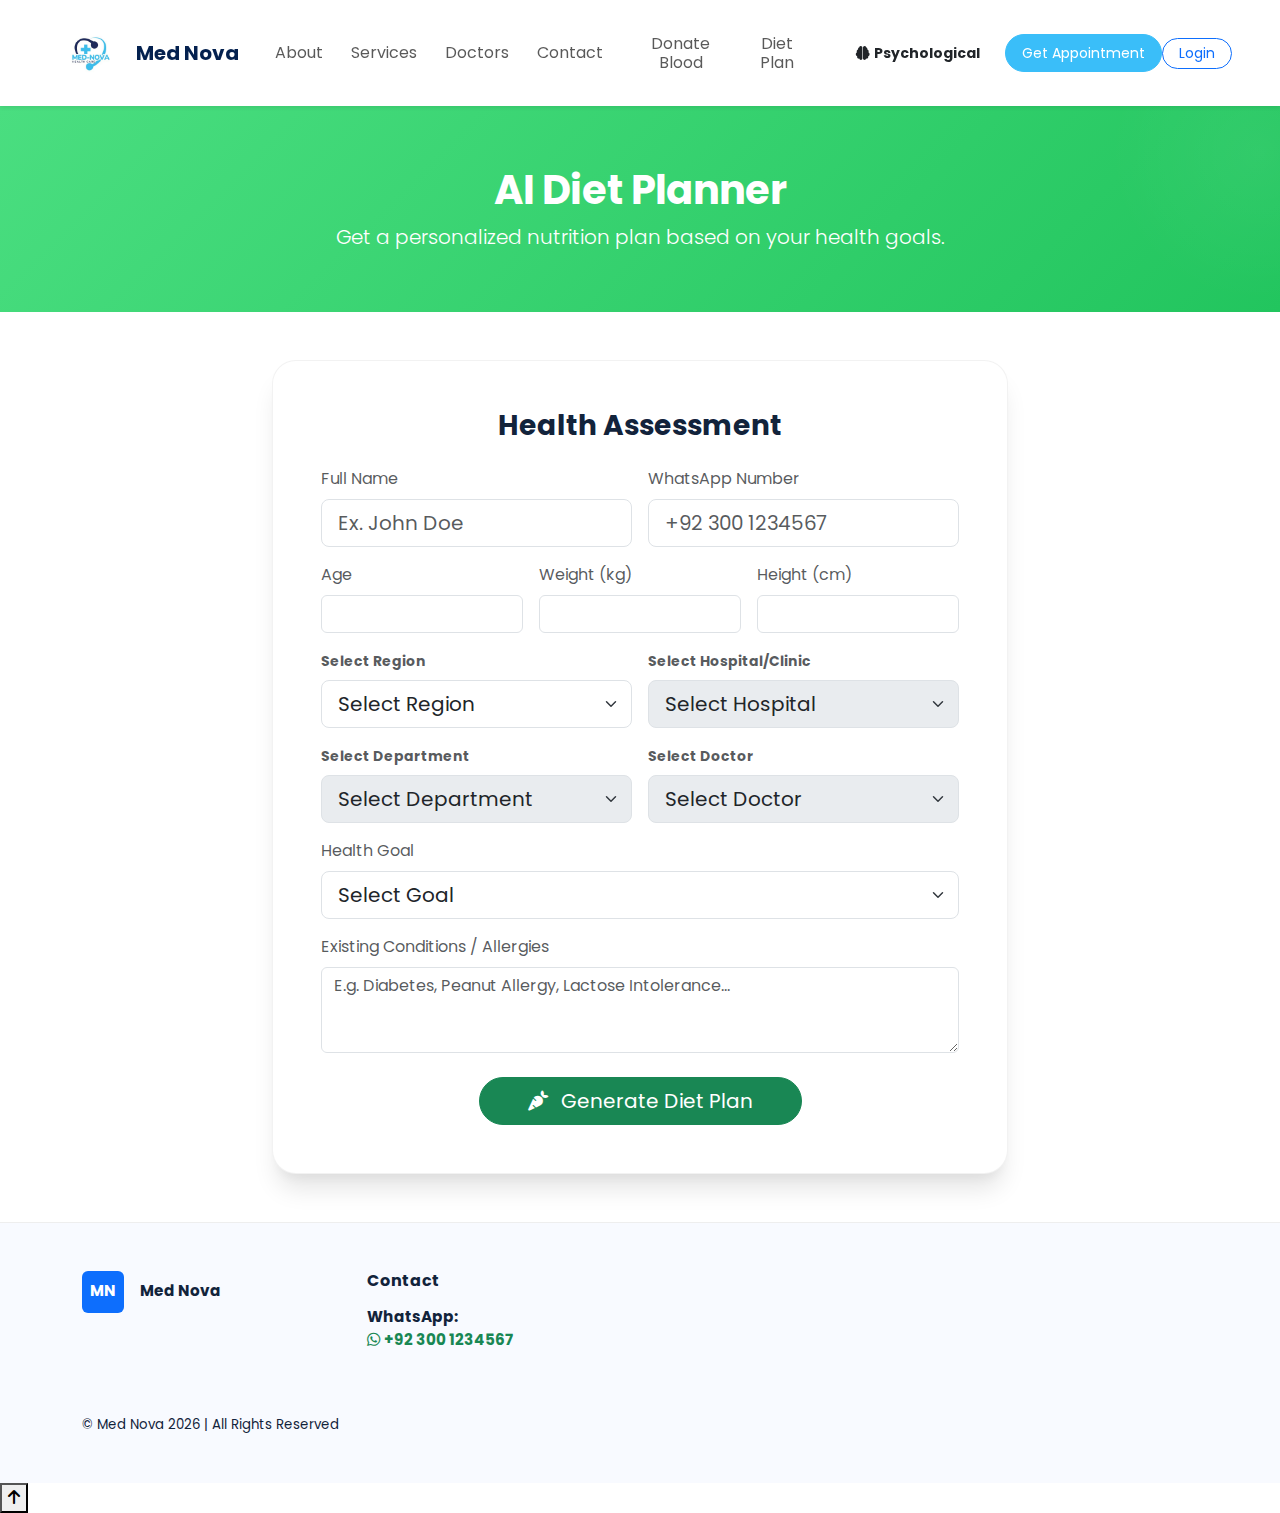
<file: frontend/diet_plan.html>
<!DOCTYPE html>
<html lang="en">

<head>
    <meta charset="UTF-8">
    <meta name="viewport" content="width=device-width, initial-scale=1.0">
    <title>Diet Planner - Med Nova</title>
    <link href="https://cdn.jsdelivr.net/npm/bootstrap@5.3.0/dist/css/bootstrap.min.css" rel="stylesheet">
    <link rel="stylesheet" href="https://cdnjs.cloudflare.com/ajax/libs/font-awesome/6.4.0/css/all.min.css">
    <link href="https://fonts.googleapis.com/css2?family=Poppins:wght@300;400;500;600;700;800&display=swap"
        rel="stylesheet">
    <link rel="stylesheet" href="css/style.css">
</head>

<body>

    <nav class="navbar navbar-expand-lg navbar-light bg-white sticky-top shadow-sm py-2 navbar-home">
        <div class="container-fluid px-lg-5 nav-inner align-items-center d-flex justify-content-between">
            <a class="navbar-brand d-flex align-items-center me-4" href="index.html">
                <img src="../logo.jpeg" onerror="this.src='https://placehold.co/50x50/04214f/ffffff?text=MN'"
                    alt="Med Nova" class="brand-logo" style="height: 80px;">
                <span class="brand-text ms-2 fw-bold" style="color: #04214f; font-size: 1.25rem;">Med Nova</span>
            </a>

            <button class="navbar-toggler ms-auto" type="button" data-bs-toggle="collapse"
                data-bs-target="#navSiteMenu">
                <span class="navbar-toggler-icon"></span>
            </button>

            <div class="collapse navbar-collapse" id="navSiteMenu">
                <ul class="navbar-nav mx-auto mb-2 mb-lg-0 align-items-center gap-1">
                    <li class="nav-item">
                        <a class="nav-link" href="about.html">About</a>
                    </li>
                    <li class="nav-item">
                        <a class="nav-link" href="services.html">Services</a>
                    </li>
                    <li class="nav-item">
                        <a class="nav-link" href="doctors.html">Doctors</a>
                    </li>
                    <li class="nav-item">
                        <a class="nav-link" href="contact.html">Contact</a>
                    </li>
                    <li class="nav-item ms-lg-2">
                        <a href="blood-donation.html" class="nav-link">Donate Blood</a>
                    </li>
                    <li class="nav-item">
                        <a class="nav-link" href="diet_plan.html">Diet Plan</a>
                    </li>
                </ul>

                <div class="d-flex align-items-center ms-lg-4 gap-2 mt-3 mt-lg-0 navbar-cta-group">
                    <a class="btn btn-accent btn-sm rounded-pill px-3 fw-bold d-inline-flex align-items-center"
                        href="psychology.html" style="height: 38px;">
                        <i class="fas fa-brain me-1"></i> Psychological
                    </a>
                    <a class="btn btn-primary btn-sm rounded-pill px-3 d-inline-flex align-items-center"
                        href="appointment.html" style="height: 38px;">Get Appointment</a>
                </div>
                <a class="btn btn-outline-primary btn-sm rounded-pill px-3" href="#hospitalLoginModal"
                    data-bs-toggle="modal">Login</a>
            </div>
        </div>
    </nav>

    <header class="internal-hero" style="background: linear-gradient(135deg, #4ade80 0%, #22c55e 100%);">
        <div class="container text-center text-white">
            <h1 class="display-6 fw-bold mb-2 about-hero-title">AI Diet Planner</h1>
            <p class="lead mb-0">Get a personalized nutrition plan based on your health goals.</p>
        </div>
    </header>

    <div class="container py-5">
        <div class="row justify-content-center">
            <div class="col-lg-8">
                <div class="appointment-card p-5 shadow-lg rounded-4 bg-white" id="diet-form-container">

                    <!-- Diet Form -->
                    <form id="diet-plan-form">
                        <h3 class="fw-bold text-center mb-4">Health Assessment</h3>

                        <div class="row g-3">
                            <div class="col-md-6">
                                <label class="form-label text-muted">Full Name</label>
                                <input class="form-control form-control-lg" name="name" required
                                    placeholder="Ex. John Doe">
                            </div>
                            <div class="col-md-6">
                                <label class="form-label text-muted">WhatsApp Number</label>
                                <input class="form-control form-control-lg" name="phone" type="tel" required
                                    placeholder="+92 300 1234567">
                            </div>

                            <div class="col-md-4">
                                <label class="form-label text-muted">Age</label>
                                <input class="form-control" name="age" type="number" required>
                            </div>
                            <div class="col-md-4">
                                <label class="form-label text-muted">Weight (kg)</label>
                                <input class="form-control" name="weight" type="number" required>
                            </div>
                            <div class="col-md-4">
                                <label class="form-label text-muted">Height (cm)</label>
                                <input class="form-control" name="height" type="number" required>
                            </div>

                            <div class="col-md-6">
                                <label class="form-label text-muted small fw-bold">Select Region</label>
                                <select class="form-select form-select-lg" name="region" required>
                                    <option value="">Select Region</option>
                                </select>
                            </div>
                            <div class="col-md-6">
                                <label class="form-label text-muted small fw-bold">Select Hospital/Clinic</label>
                                <select class="form-select form-select-lg" name="hospital" required disabled>
                                    <option value="">Select Hospital</option>
                                </select>
                            </div>
                            <div class="col-md-6">
                                <label class="form-label text-muted small fw-bold">Select Department</label>
                                <select class="form-select form-select-lg" name="department" required disabled>
                                    <option value="">Select Department</option>
                                </select>
                            </div>
                            <div class="col-md-6">
                                <label class="form-label text-muted small fw-bold">Select Doctor</label>
                                <select class="form-select form-select-lg" name="doctor" required disabled>
                                    <option value="">Select Doctor</option>
                                </select>
                            </div>

                            <div class="col-md-12">
                                <label class="form-label text-muted">Health Goal</label>
                                <select class="form-select form-select-lg" name="goal" required>
                                    <option value="">Select Goal</option>
                                    <option value="weight_loss">Weight Loss</option>
                                    <option value="weight_gain">Weight Gain</option>
                                    <option value="maintain">Maintain Weight</option>
                                    <option value="muscle_build">Muscle Building</option>
                                    <option value="general_health">General Health & Immunity</option>
                                </select>
                            </div>

                            <div class="col-md-12">
                                <label class="form-label text-muted">Existing Conditions / Allergies</label>
                                <textarea class="form-control" name="conditions" rows="3"
                                    placeholder="E.g. Diabetes, Peanut Allergy, Lactose Intolerance..."></textarea>
                            </div>

                            <div class="col-12 mt-4 text-center">
                                <button type="submit" class="btn btn-success btn-lg px-5 rounded-pill">
                                    <i class="fas fa-carrot me-2"></i> Generate Diet Plan
                                </button>
                            </div>
                        </div>
                    </form>

                    <!-- Success Message (Hidden by default) -->
                    <div id="diet-success" class="d-none text-center py-4">
                        <div class="bg-success text-white rounded-circle d-flex align-items-center justify-content-center mx-auto mb-4"
                            style="width: 80px; height: 80px; font-size: 40px;">✓</div>
                        <h2 class="fw-bold text-success mb-3">Request Submitted!</h2>
                        <p class="text-muted mb-4">
                            Your health profile has been sent to our nutritionists.<br>
                            You will receive your personalized diet plan via WhatsApp shortly.
                        </p>
                        <button onclick="location.reload()"
                            class="btn btn-outline-success btn-lg rounded-pill px-5">Submit Another</button>
                    </div>

                </div>
            </div>
        </div>
    </div>

    <footer class="site-footer py-5 bg-soft">
        <div class="container">
            <div class="row gy-4">
                <div class="col-md-3">
                    <div class="footer-brand d-flex align-items-center gap-3">
                        <div class="brand-mark bg-primary text-white p-2 rounded">MN</div>
                        <strong>Med Nova</strong>
                    </div>
                </div>
                <div class="col-md-3">
                    <h6 class="fw-bold">Contact</h6>
                    <p class="muted mt-3">
                        <strong>WhatsApp:</strong><br>
                        <a href="https://wa.me/923001234567?text=Hello%20Med%20Nova%2C%20I%20need%20help%20with%20diet%20planning"
                            class="text-decoration-none text-success fw-bold" target="_blank">
                            <i class="fab fa-whatsapp me-1"></i>+92 300 1234567
                        </a>
                    </p>
                </div>
            </div>
            <div class="d-flex justify-content-between small muted align-items-center mt-5">
                <div>© Med Nova 2026 | All Rights Reserved</div>
            </div>
        </div>
    </footer>

    <script src="https://code.jquery.com/jquery-3.7.0.min.js"></script>
    <script src="https://cdn.jsdelivr.net/npm/bootstrap@5.3.0/dist/js/bootstrap.bundle.min.js"></script>
    <script src="js/app.js"></script>
</body>

</html>
</file>
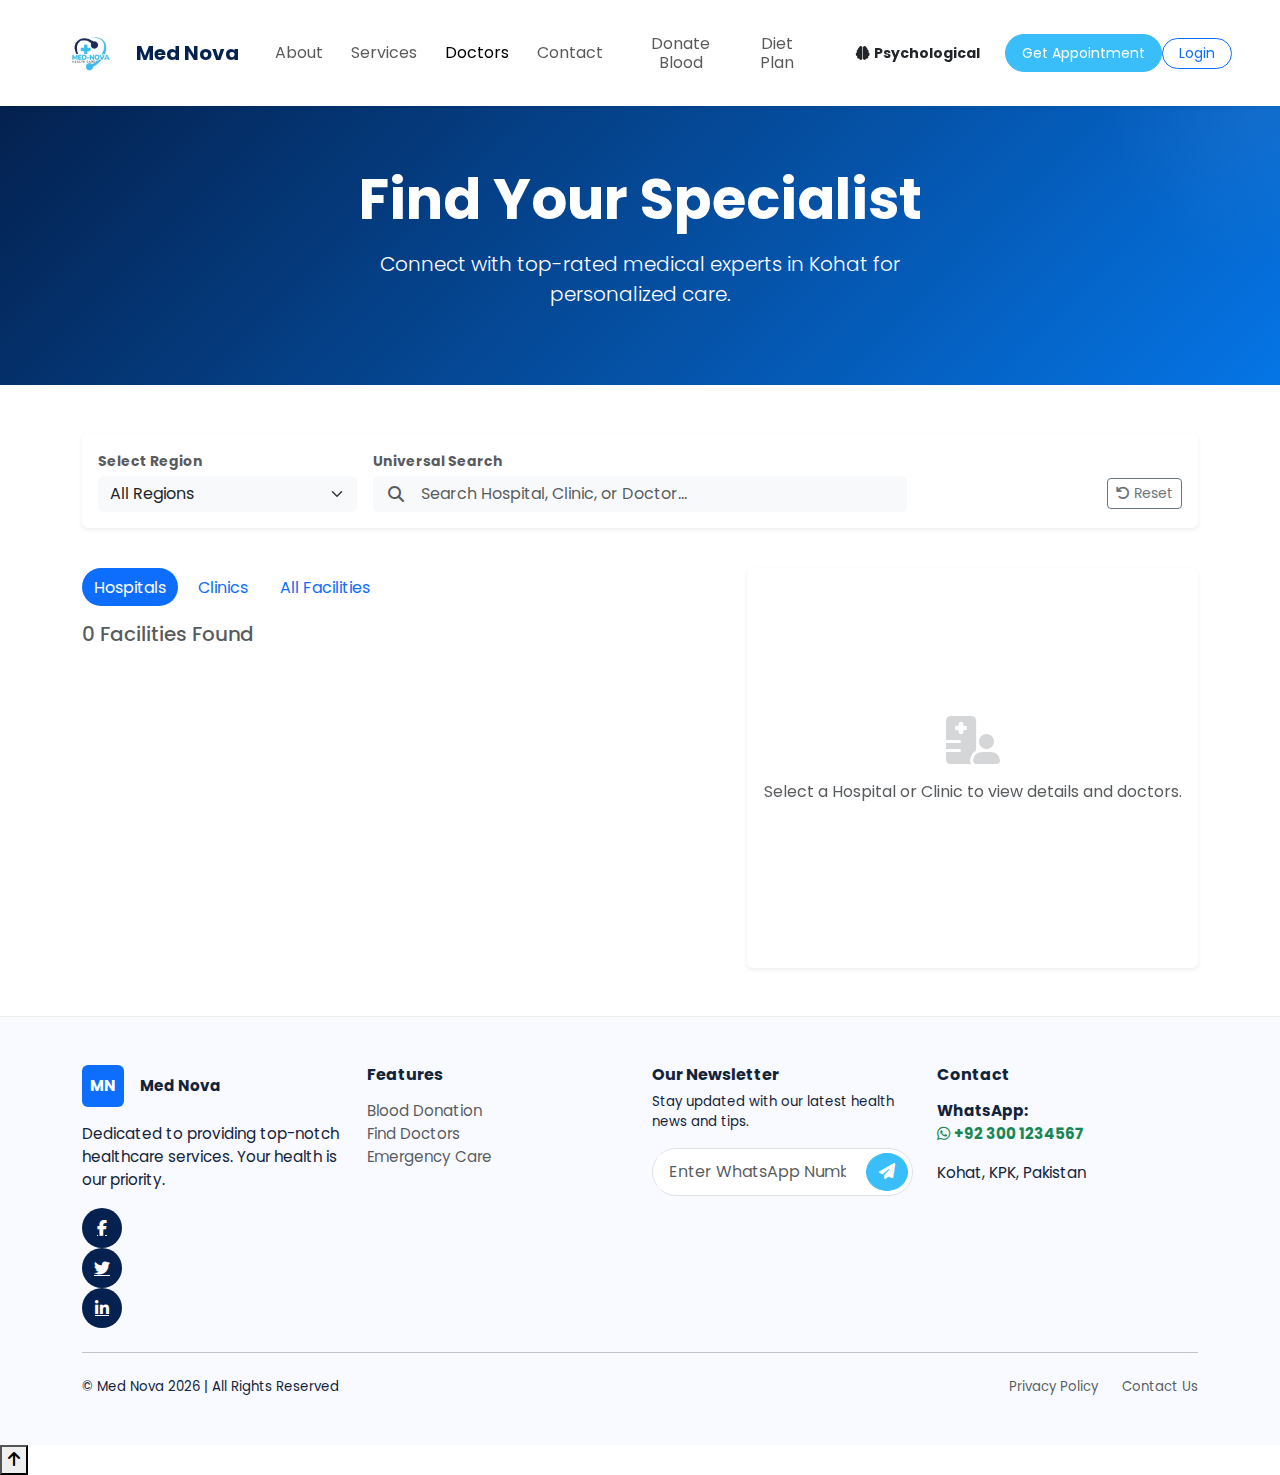
<file: frontend/doctors.html>
<!DOCTYPE html>
<html lang="en">

<head>
    <meta charset="UTF-8">
    <meta name="viewport" content="width=device-width, initial-scale=1.0">
    <title>Doctors - Med Nova</title>
    <link href="https://cdn.jsdelivr.net/npm/bootstrap@5.3.0/dist/css/bootstrap.min.css" rel="stylesheet">
    <link rel="stylesheet" href="https://cdnjs.cloudflare.com/ajax/libs/font-awesome/6.4.0/css/all.min.css">
    <link href="https://fonts.googleapis.com/css2?family=Poppins:wght@300;400;500;600;700;800&display=swap"
        rel="stylesheet">
    <link rel="stylesheet" href="css/style.css">
</head>

<body>

    <nav class="navbar navbar-expand-lg navbar-light bg-white sticky-top shadow-sm py-2 navbar-home">
        <div class="container-fluid px-lg-5 nav-inner align-items-center d-flex justify-content-between">
            <a class="navbar-brand d-flex align-items-center me-4" href="index.html">
                <img src="../logo.jpeg" onerror="this.src='https://placehold.co/50x50/04214f/ffffff?text=MN'"
                    alt="Med Nova" class="brand-logo" style="height: 80px;">
                <span class="brand-text ms-2 fw-bold" style="color: var(--blue-900); font-size: 1.25rem;">Med
                    Nova</span>
            </a>

            <button class="navbar-toggler ms-auto" type="button" data-bs-toggle="collapse"
                data-bs-target="#navSiteMenu">
                <span class="navbar-toggler-icon"></span>
            </button>

            <div class="collapse navbar-collapse" id="navSiteMenu">
                <ul class="navbar-nav mx-auto mb-2 mb-lg-0 align-items-center gap-1">
                    <li class="nav-item">
                        <a class="nav-link" href="about.html">About</a>
                    </li>
                    <li class="nav-item">
                        <a class="nav-link" href="services.html">Services</a>
                    </li>
                    <li class="nav-item">
                        <a class="nav-link active" href="doctors.html">Doctors</a>
                    </li>
                    <li class="nav-item">
                        <a class="nav-link" href="contact.html">Contact</a>
                    </li>
                    <li class="nav-item ms-lg-2">
                        <a href="blood-donation.html" class="nav-link">Donate Blood</a>
                    </li>
                    <li class="nav-item">
                        <a class="nav-link" href="diet_plan.html">Diet Plan</a>
                    </li>
                </ul>

                <div class="d-flex align-items-center ms-lg-4 gap-2 mt-3 mt-lg-0 navbar-cta-group">
                    <a class="btn btn-accent btn-sm rounded-pill px-3 fw-bold d-inline-flex align-items-center"
                        href="psychology.html" style="height: 38px;">
                        <i class="fas fa-brain me-1"></i> Psychological
                    </a>
                    <a class="btn btn-primary btn-sm rounded-pill px-3 d-inline-flex align-items-center"
                        href="appointment.html" style="height: 38px;">Get Appointment</a>
                </div>
                <a class="btn btn-outline-primary btn-sm rounded-pill px-3" href="#hospitalLoginModal"
                    data-bs-toggle="modal">Login</a>
            </div>
        </div>
    </nav>

    <header class="internal-hero">
        <div class="container text-center text-white">
            <h1 class="display-4 fw-bold mb-3">Find Your Specialist</h1>
            <p class="lead opacity-90 mx-auto" style="max-width: 600px;">
                Connect with top-rated medical experts in Kohat for personalized care.
            </p>
        </div>
    </header>

    <div class="container py-5">
        <div class="row g-4">

            <!-- TOP BAR: FILTERS -->
            <div class="col-12 mb-3">
                <div class="card border-0 shadow-sm p-3">
                    <div class="row g-3 align-items-center">
                        <div class="col-md-3">
                            <label class="small fw-bold text-muted mb-1">Select Region</label>
                            <select id="region-filter" class="form-select bg-light border-0">
                                <option value="">All Regions</option>
                                <!-- Populated by JS -->
                            </select>
                        </div>
                        <div class="col-md-6">
                            <label class="small fw-bold text-muted mb-1">Universal Search</label>
                            <div class="position-relative">
                                <input type="text" id="universal-search" class="form-control bg-light border-0 ps-5"
                                    placeholder="Search Hospital, Clinic, or Doctor...">
                                <i class="fas fa-search position-absolute text-muted"
                                    style="left: 15px; top: 50%; transform: translateY(-50%);"></i>
                            </div>
                        </div>
                        <div class="col-md-3 text-end">
                            <label class="small fw-bold text-muted mb-1 d-block">&nbsp;</label>
                            <button id="reset-filters" class="btn btn-outline-secondary btn-sm"><i
                                    class="fas fa-undo"></i> Reset</button>
                        </div>
                    </div>
                </div>
            </div>

            <!-- TABS & LIST -->
            <div class="col-lg-7">
                <!-- TABS -->
                <ul class="nav nav-pills mb-3 gap-2" id="facility-tabs">
                    <li class="nav-item">
                        <button class="nav-link active rounded-pill px-4" data-type="hospital">Hospitals</button>
                    </li>
                    <li class="nav-item">
                        <button class="nav-link rounded-pill px-4" data-type="clinic">Clinics</button>
                    </li>
                    <li class="nav-item">
                        <button class="nav-link rounded-pill px-4" data-type="all">All Facilities</button>
                    </li>
                </ul>

                <div class="d-flex justify-content-between align-items-center mb-3">
                    <h5 class="mb-0 text-muted" id="results-count">Loading...</h5>
                </div>

                <div class="d-flex flex-column gap-3" id="main-list-container">
                    <!-- Populated by JS -->
                    <div class="text-center p-5">
                        <div class="spinner-border text-primary" role="status"></div>
                    </div>
                </div>
            </div>

            <!-- RIGHT: DETAIL PANEL -->
            <div class="col-lg-5 d-none d-lg-block">
                <div class="sticky-top" style="top: 100px;">
                    <div id="detail-panel">
                        <!-- Populated by JS or Hidden -->
                        <div class="text-center text-muted py-5 card border-0 shadow-sm h-100 d-flex align-items-center justify-content-center"
                            style="min-height: 400px;">
                            <div>
                                <i class="fas fa-hospital-user fa-3x mb-3 opacity-25"></i>
                                <p>Select a Hospital or Clinic to view details and doctors.</p>
                            </div>
                        </div>
                    </div>
                </div>
            </div>

        </div>
    </div>

    <!-- FOOTER -->
    <footer class="site-footer py-5 bg-soft">
        <div class="container">
            <div class="row gy-4">
                <div class="col-md-3">
                    <div class="footer-brand d-flex align-items-center gap-3">
                        <div class="brand-mark bg-primary text-white p-2 rounded">MN</div>
                        <strong>Med Nova</strong>
                    </div>
                    <p class="muted mt-3">Dedicated to providing top-notch healthcare services. Your health is our
                        priority.</p>
                    <div class="footer-social mt-3">
                        <button class="me-3 btn btn-link p-0 text-white"><i
                                class="fab fa-facebook-f text-white"></i></button>
                        <button class="me-3 btn btn-link p-0 text-white"><i
                                class="fab fa-twitter text-white"></i></button>
                        <button class="btn btn-link p-0 text-white"><i
                                class="fab fa-linkedin-in text-white"></i></button>
                    </div>
                </div>

                <div class="col-md-3">
                    <h6 class="fw-bold">Features</h6>
                    <ul class="list-unstyled mt-3">
                        <li><a href="blood-donation.html" class="text-decoration-none text-muted">Blood Donation</a>
                        </li>
                        <li><a href="doctors.html" class="text-decoration-none text-muted">Find Doctors</a></li>
                        <li><a href="#" class="text-decoration-none text-muted">Emergency Care</a></li>
                    </ul>
                </div>

                <div class="col-md-3">
                    <h6 class="fw-bold">Our Newsletter</h6>
                    <p class="muted small">Stay updated with our latest health news and tips.</p>
                    <form class="newsletter-input mt-3 d-flex align-items-center rounded-pill p-1 bg-white border"
                        style="max-width: 320px;">
                        <input class="form-control border-0 shadow-none" type="tel" placeholder="Enter WhatsApp Number"
                            required>
                        <button class="btn btn-primary rounded-circle ms-2" type="submit"><i
                                class="fas fa-paper-plane"></i></button>
                    </form>
                </div>

                <div class="col-md-3">
                    <h6 class="fw-bold">Contact</h6>
                    <p class="muted mt-3">
                        <strong>WhatsApp:</strong><br>
                        <a href="https://wa.me/923001234567?text=Hello%20Med%20Nova%2C%20I%20need%20help%20finding%20a%20doctor"
                            class="text-decoration-none text-success fw-bold" target="_blank">
                            <i class="fab fa-whatsapp me-1"></i>+92 300 1234567
                        </a>
                    </p>
                    <p class="muted">Kohat, KPK, Pakistan</p>
                </div>
            </div>

            <hr class="my-4">

            <div class="d-flex justify-content-between small muted align-items-center">
                <div>© Med Nova 2026 | All Rights Reserved</div>
                <div class="d-flex gap-4">
                    <a href="#" class="text-decoration-none text-muted">Privacy Policy</a>
                    <a href="contact.html" class="text-decoration-none text-muted">Contact Us</a>
                </div>
            </div>
        </div>
    </footer>

    <script src="https://code.jquery.com/jquery-3.7.0.min.js"></script>
    <script src="https://cdn.jsdelivr.net/npm/bootstrap@5.3.0/dist/js/bootstrap.bundle.min.js"></script>
    <script src="js/app.js"></script>
</body>

</html>
</file>
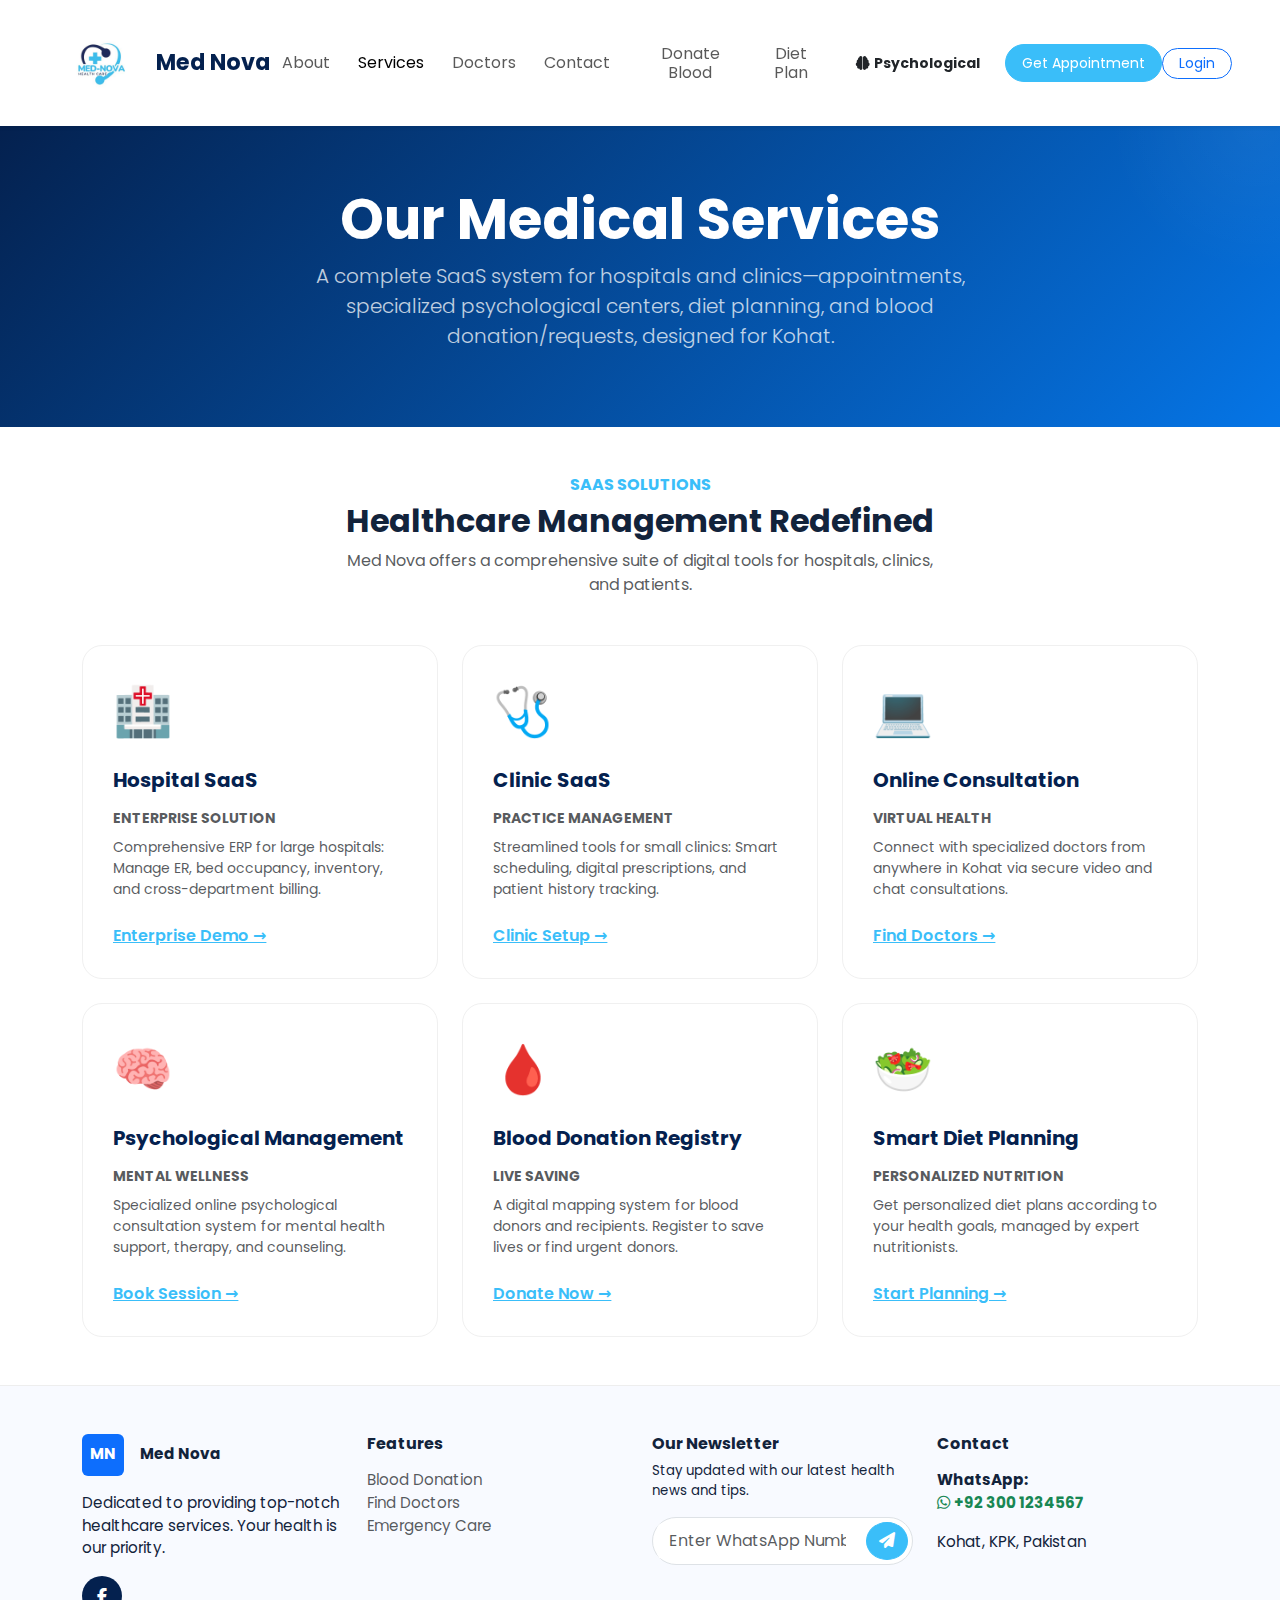
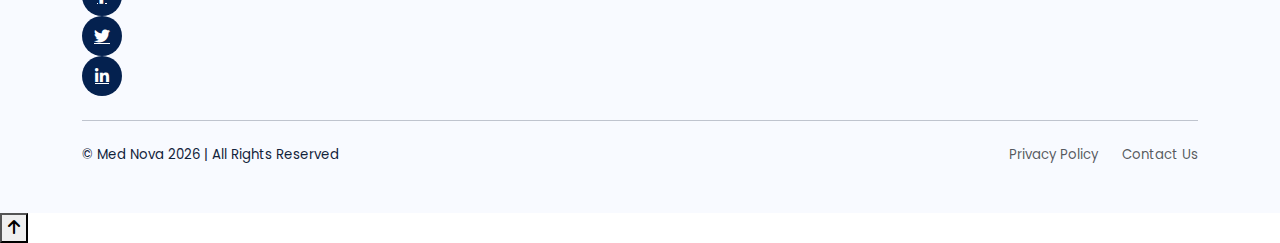
<file: frontend/services.html>
<!DOCTYPE html>
<html lang="en">

<head>
    <meta charset="UTF-8">
    <meta name="viewport" content="width=device-width, initial-scale=1.0">
    <title>Services - Med Nova</title>
    <link href="https://cdn.jsdelivr.net/npm/bootstrap@5.3.0/dist/css/bootstrap.min.css" rel="stylesheet">
    <link rel="stylesheet" href="https://cdnjs.cloudflare.com/ajax/libs/font-awesome/6.4.0/css/all.min.css">
    <link href="https://fonts.googleapis.com/css2?family=Poppins:wght@300;400;500;600;700;800&display=swap"
        rel="stylesheet">
    <link rel="stylesheet" href="css/style.css">
</head>

<body>

    <nav class="navbar navbar-expand-lg navbar-light bg-white sticky-top shadow-sm py-2 navbar-home">
        <div class="container-fluid px-lg-5 nav-inner align-items-center d-flex justify-content-between">
            <a class="navbar-brand d-flex align-items-center me-0" href="index.html">
                <img src="../logo.jpeg" onerror="this.src='https://placehold.co/50x50/04214f/ffffff?text=MN'"
                    alt="Med Nova" class="brand-logo">
                <span class="brand-text ms-2 fw-bold" style="color: var(--blue-900); font-size: 1.4rem;">Med Nova</span>
            </a>

            <button class="navbar-toggler ms-auto" type="button" data-bs-toggle="collapse"
                data-bs-target="#navSiteMenu">
                <span class="navbar-toggler-icon"></span>
            </button>

            <div class="collapse navbar-collapse" id="navSiteMenu">
                <ul class="navbar-nav mx-auto mb-2 mb-lg-0 align-items-center gap-1">
                    <li class="nav-item">
                        <a class="nav-link" href="about.html">About</a>
                    </li>
                    <li class="nav-item"><a class="nav-link active" href="services.html">Services</a></li>
                    <li class="nav-item"><a class="nav-link" href="doctors.html">Doctors</a></li>
                    <li class="nav-item">
                        <a class="nav-link" href="contact.html">Contact</a>
                    </li>
                    <li class="nav-item ms-lg-2">
                        <a href="blood-donation.html" class="nav-link">Donate Blood</a>
                    </li>
                    <li class="nav-item">
                        <a class="nav-link" href="diet_plan.html">Diet Plan</a>
                    </li>
                </ul>

                <div class="d-flex align-items-center ms-lg-2 gap-2 mt-3 mt-lg-0 navbar-cta-group">
                    <a class="btn btn-accent btn-sm rounded-pill px-3 fw-bold d-inline-flex align-items-center"
                        href="psychology.html" style="height: 38px;">
                        <i class="fas fa-brain me-1"></i> Psychological
                    </a>
                    <a class="btn btn-primary btn-sm rounded-pill px-3 d-inline-flex align-items-center"
                        href="appointment.html" style="height: 38px;">Get Appointment</a>
                </div>
                <a class="btn btn-outline-primary btn-sm rounded-pill px-3" href="#hospitalLoginModal"
                    data-bs-toggle="modal">Login</a>
            </div>
        </div>
        </div>
    </nav>

    <header class="internal-hero">
        <div class="container text-center text-white">
            <h1 class="display-4 fw-bold">Our Medical Services</h1>
            <p class="lead opacity-75 mx-auto" style="max-width: 720px;">A complete SaaS system for hospitals and
                clinics—appointments, specialized psychological centers, diet planning, and blood donation/requests,
                designed for Kohat.</p>
        </div>
    </header>

    <div class="container py-5">
        <div class="text-center mb-5">
            <h6 class="text-primary fw-bold text-uppercase">SaaS Solutions</h6>
            <h2 class="fw-bold fs-2">Healthcare Management Redefined</h2>
            <p class="text-muted mx-auto" style="max-width: 600px;">
                Med Nova offers a comprehensive suite of digital tools for hospitals, clinics, and patients.
            </p>
        </div>
        <div class="row g-4 row-cols-1 row-cols-md-2 row-cols-lg-3 justify-content-center" id="services-grid">
            <!-- SaaS Service 1: Hospital -->
            <div class="col">
                <div class="service-pro-card h-100">
                    <div class="service-icon-box">🏥</div>
                    <h5 class="fw-bold mb-3" style="color: var(--blue-900)">Hospital SaaS</h5>
                    <div class="mb-2 text-uppercase small fw-bold text-muted">Enterprise Solution</div>
                    <p class="text-muted small mb-4">Comprehensive ERP for large hospitals: Manage ER, bed occupancy,
                        inventory, and cross-department billing.</p>
                    <a href="contact.html" class="service-learn-more mt-auto">Enterprise Demo &rarr;</a>
                </div>
            </div>
            <!-- SaaS Service 2: Clinic -->
            <div class="col">
                <div class="service-pro-card h-100">
                    <div class="service-icon-box">🩺</div>
                    <h5 class="fw-bold mb-3" style="color: var(--blue-900)">Clinic SaaS</h5>
                    <div class="mb-2 text-uppercase small fw-bold text-muted">Practice Management</div>
                    <p class="text-muted small mb-4">Streamlined tools for small clinics: Smart scheduling, digital
                        prescriptions, and patient history tracking.</p>
                    <a href="contact.html" class="service-learn-more mt-auto">Clinic Setup &rarr;</a>
                </div>
            </div>
            <!-- SaaS Service 2 -->
            <div class="col">
                <div class="service-pro-card h-100">
                    <div class="service-icon-box">💻</div>
                    <h5 class="fw-bold mb-3" style="color: var(--blue-900)">Online Consultation</h5>
                    <div class="mb-2 text-uppercase small fw-bold text-muted">Virtual Health</div>
                    <p class="text-muted small mb-4">Connect with specialized doctors from anywhere in Kohat via secure
                        video and chat consultations.</p>
                    <a href="doctors.html" class="service-learn-more mt-auto">Find Doctors &rarr;</a>
                </div>
            </div>
            <!-- SaaS Service 3 -->
            <div class="col">
                <div class="service-pro-card h-100">
                    <div class="service-icon-box">🧠</div>
                    <h5 class="fw-bold mb-3" style="color: var(--blue-900)">Psychological Management</h5>
                    <div class="mb-2 text-uppercase small fw-bold text-muted">Mental Wellness</div>
                    <p class="text-muted small mb-4">Specialized online psychological consultation system for mental
                        health support, therapy, and counseling.</p>
                    <a href="appointment.html?dept=Psychology" class="service-learn-more mt-auto">Book Session
                        &rarr;</a>
                </div>
            </div>
            <!-- SaaS Service 4 -->
            <div class="col">
                <div class="service-pro-card h-100">
                    <div class="service-icon-box">🩸</div>
                    <h5 class="fw-bold mb-3" style="color: var(--blue-900)">Blood Donation Registry</h5>
                    <div class="mb-2 text-uppercase small fw-bold text-muted">Live Saving</div>
                    <p class="text-muted small mb-4">A digital mapping system for blood donors and recipients. Register
                        to save lives or find urgent donors.</p>
                    <a href="blood-donation.html" class="service-learn-more mt-auto">Donate Now &rarr;</a>
                </div>
            </div>
            <!-- SaaS Service 5 -->
            <div class="col">
                <div class="service-pro-card h-100">
                    <div class="service-icon-box">🥗</div>
                    <h5 class="fw-bold mb-3" style="color: var(--blue-900)">Smart Diet Planning</h5>
                    <div class="mb-2 text-uppercase small fw-bold text-muted">Personalized Nutrition</div>
                    <p class="text-muted small mb-4">Get personalized diet plans according to your health goals, managed
                        by expert nutritionists.</p>
                    <a href="diet_plan.html" class="service-learn-more mt-auto">Start Planning &rarr;</a>
                </div>
            </div>
        </div>
    </div>

    <!-- FOOTER -->
    <footer class="site-footer py-5 bg-soft">
        <div class="container">
            <div class="row gy-4">
                <div class="col-md-3">
                    <div class="footer-brand d-flex align-items-center gap-3">
                        <div class="brand-mark bg-primary text-white p-2 rounded">MN</div>
                        <strong>Med Nova</strong>
                    </div>
                    <p class="muted mt-3">Dedicated to providing top-notch healthcare services. Your health is our
                        priority.</p>
                    <div class="footer-social mt-3">
                        <button class="me-3 btn btn-link p-0 text-white"><i
                                class="fab fa-facebook-f text-white"></i></button>
                        <button class="me-3 btn btn-link p-0 text-white"><i
                                class="fab fa-twitter text-white"></i></button>
                        <button class="btn btn-link p-0 text-white"><i
                                class="fab fa-linkedin-in text-white"></i></button>
                    </div>
                </div>

                <div class="col-md-3">
                    <h6 class="fw-bold">Features</h6>
                    <ul class="list-unstyled mt-3">
                        <li><a href="blood-donation.html" class="text-decoration-none text-muted">Blood Donation</a>
                        </li>
                        <li><a href="doctors.html" class="text-decoration-none text-muted">Find Doctors</a></li>
                        <li><a href="#" class="text-decoration-none text-muted">Emergency Care</a></li>
                    </ul>
                </div>

                <div class="col-md-3">
                    <h6 class="fw-bold">Our Newsletter</h6>
                    <p class="muted small">Stay updated with our latest health news and tips.</p>
                    <form class="newsletter-input mt-3 d-flex align-items-center rounded-pill p-1 bg-white border"
                        style="max-width: 320px;">
                        <input class="form-control border-0 shadow-none" type="tel" placeholder="Enter WhatsApp Number"
                            required>
                        <button class="btn btn-primary rounded-circle ms-2" type="submit"><i
                                class="fas fa-paper-plane"></i></button>
                    </form>
                </div>

                <div class="col-md-3">
                    <h6 class="fw-bold">Contact</h6>
                    <p class="muted mt-3">
                        <strong>WhatsApp:</strong><br>
                        <a href="https://wa.me/923001234567?text=Hello%20Med%20Nova%2C%20I%20need%20help%20with%20healthcare%20services"
                            class="text-decoration-none text-success fw-bold" target="_blank">
                            <i class="fab fa-whatsapp me-1"></i>+92 300 1234567
                        </a>
                    </p>
                    <p class="muted">Kohat, KPK, Pakistan</p>
                </div>
            </div>

            <hr class="my-4">

            <div class="d-flex justify-content-between small muted align-items-center">
                <div>© Med Nova 2026 | All Rights Reserved</div>
                <div class="d-flex gap-4">
                    <a href="#" class="text-decoration-none text-muted">Privacy Policy</a>
                    <a href="contact.html" class="text-decoration-none text-muted">Contact Us</a>
                </div>
            </div>
        </div>
    </footer>

    <script src="https://code.jquery.com/jquery-3.7.0.min.js"></script>
    <script src="https://cdn.jsdelivr.net/npm/bootstrap@5.3.0/dist/js/bootstrap.bundle.min.js"></script>
    <script src="js/app.js"></script>
</body>

</html>
</file>
<file: frontend/css/style.css>
/* style.css - custom styling to match Figma landing page */

:root {
  --blue-900: #04214f;
  --blue-700: #0575E6;
  --accent: #3ABEF9;
  --muted: #6f8199;
  --soft-bg: #f6f9fe;
  --card-bg: #ffffff;
  --radius: 14px;
  --font-sans: 'Poppins', system-ui, -apple-system, 'Segoe UI', Roboto, 'Helvetica Neue', Arial;
}

body {
  font-family: var(--font-sans);
  color: #12233b;
  background: linear-gradient(180deg, #f8fbff 0%, #ffffff 20%);
  -webkit-font-smoothing: antialiased;
}

/* NAVBAR */
.navbar-gradient {
  background: linear-gradient(90deg, var(--blue-900), var(--blue-700));
}

.brand-mark {
  width: 42px;
  height: 42px;
  background: rgba(255, 255, 255, 0.08);
  border-radius: 9px;
  display: flex;
  align-items: center;
  justify-content: center;
  font-weight: 700;
  color: #fff
}

.brand-logo {
  height: clamp(60px, 8vw, 100px);
  width: auto;
  transition: all 0.3s ease;
  object-fit: contain;
}

.brand-text {
  font-weight: 600;
  color: var(--blue-900);
  font-size: clamp(1.1rem, 3vw, 1.4rem);
}

/* HERO */
.hero-redesign {
  padding-top: 80px;
  padding-bottom: 80px;
  position: relative;
  overflow: hidden;
  background: #f0f7ff;
}

.hero-redesign-title {
  font-weight: 800;
  color: var(--blue-900);
  line-height: 1.1;
  margin-bottom: 20px;
}

.hero-redesign-sub {
  font-size: 1.25rem;
  color: var(--muted);
  margin-bottom: 30px;
}

.hero-blob-bg {
  position: absolute;
  width: 600px;
  height: 600px;
  background: radial-gradient(circle, #e0eeff 0%, transparent 70%);
  top: -50px;
  right: -50px;
  z-index: -1;
}

.hero-float-card {
  position: absolute;
  bottom: 40px;
  left: -20px;
  background: white;
  padding: 20px;
  border-radius: 20px;
  box-shadow: 0 10px 40px rgba(0, 0, 0, 0.1);
  width: 220px;
}

.huge-text {
  font-size: 3rem;
  font-weight: 800;
  color: var(--accent);
  display: block;
  line-height: 1;
}

/* STATS */
.stats-section-container {
  transform: translateY(-40px);
  position: relative;
  z-index: 10;
}

.stats-blue-grid {
  display: grid;
  grid-template-columns: repeat(4, 1fr);
  gap: 20px;
}

.stat-card-blue {
  background: var(--accent);
  color: white;
  padding: 30px;
  border-radius: 20px;
  text-align: center;
  transition: transform 0.3s ease;
}

.stat-card-blue:hover {
  transform: translateY(-5px);
}

.stat-num {
  display: block;
  font-size: 2.5rem;
  font-weight: 700;
  margin-bottom: 5px;
}

.stat-label {
  font-size: 0.9rem;
  opacity: 0.9;
  text-transform: uppercase;
  letter-spacing: 1px;
}

/* INFINITY SCROLL (Partner Ribbon) */
.infinity-scroll-container {
  overflow: hidden;
  white-space: nowrap;
  background: white;
  border-bottom: 1px solid #eee;
  padding: 15px 0;
}

.infinity-scroll-track {
  display: inline-block;
  animation: scroll 40s linear infinite;
}

.infinity-scroll-item {
  display: inline-block;
  margin-right: 50px;
  color: var(--muted);
  font-weight: 600;
  text-transform: uppercase;
  font-size: 0.85rem;
  letter-spacing: 1px;
}

.infinity-scroll-item span {
  color: var(--accent);
  font-weight: bold;
  margin-right: 5px;
}

@keyframes scroll {
  0% {
    transform: translateX(0);
  }

  100% {
    transform: translateX(-50%);
  }
}

/* SPECIALIZATIONS */
.service-pro-card {
  background: white;
  padding: 30px;
  border-radius: 20px;
  transition: all 0.3s ease;
  border: 1px solid #f0f0f0;
  height: 100%;
  display: flex;
  flex-direction: column;
}

.service-pro-card:hover {
  transform: translateY(-10px);
  box-shadow: 0 20px 40px rgba(0, 0, 0, 0.05);
  border-color: transparent;
}

.service-icon-box {
  font-size: 3rem;
  margin-bottom: 20px;
}

.service-learn-more {
  margin-top: auto;
  color: var(--accent);
  font-weight: 600;
  cursor: pointer;
}

/* ABOUT MODERN */
.about-img-composition {
  position: relative;
}

.about-main-img {
  border-radius: 20px;
  width: 100%;
  object-fit: cover;
}

.about-overlay-card {
  position: absolute;
  bottom: 30px;
  right: 30px;
  background: white;
  padding: 20px 30px;
  border-radius: 15px;
  box-shadow: 0 10px 40px rgba(0, 0, 0, 0.1);
  text-align: center;
}

.about-feature-grid {
  display: grid;
  grid-template-columns: repeat(2, 1fr);
  gap: 20px;
  margin-top: 30px;
}

.about-feature-item {
  display: flex;
  align-items: center;
  gap: 10px;
  font-size: 0.95rem;
  color: var(--blue-900);
}

.about-feature-icon {
  width: 24px;
  height: 24px;
  background: #e0eeff;
  color: var(--accent);
  border-radius: 50%;
  display: flex;
  align-items: center;
  justify-content: center;
  font-size: 0.75rem;
  font-weight: bold;
}

/* DOCTORS */
.doctor-pro-card {
  background: white;
  border-radius: 20px;
  overflow: hidden;
  box-shadow: 0 10px 30px rgba(0, 0, 0, 0.03);
  transition: all 0.3s ease;
  text-align: center;
  padding-bottom: 20px;
}

.doctor-pro-card:hover {
  transform: translateY(-10px);
  box-shadow: 0 20px 40px rgba(0, 0, 0, 0.08);
}

.doctor-img-box {
  height: 280px;
  width: 100%;
  overflow: hidden;
  margin-bottom: 15px;
}

.doctor-img-box img {
  width: 100%;
  height: 100%;
  object-fit: cover;
}

.doctor-name {
  font-weight: 700;
  color: var(--blue-900);
  margin-bottom: 5px;
}

.doctor-role {
  color: var(--accent);
  font-weight: 600;
  font-size: 0.9rem;
  margin-bottom: 10px;
}

.doctor-socials {
  display: flex;
  justify-content: center;
  gap: 10px;
  margin-top: 15px;
}

.social-btn {
  width: 35px;
  height: 35px;
  border-radius: 50%;
  background: #f0f7ff;
  color: var(--accent);
  display: flex;
  align-items: center;
  justify-content: center;
  transition: all 0.2s;
}

.social-btn:hover {
  background: var(--accent);
  color: white;
}

/* FAQ */
.faq-list {
  display: flex;
  flex-direction: column;
  gap: 15px;
}

.faq-card {
  background: white;
  border-radius: 12px;
  border: 1px solid #eee;
  overflow: hidden;
  transition: all 0.3s ease;
}

.faq-header {
  padding: 20px;
  cursor: pointer;
  display: flex;
  justify-content: space-between;
  align-items: center;
  font-weight: 600;
  color: var(--blue-900);
}

.faq-header.active {
  background: #fcfcfc;
  color: var(--accent);
}

.faq-body {
  padding: 0 20px 20px;
  color: var(--muted);
  display: none;
}

.faq-icon-wrapper i {
  transition: transform 0.3s ease;
}

.faq-header.active .faq-icon-wrapper i {
  transform: rotate(180deg);
}

/* BLOG */
.blog-pro-card {
  background: transparent;
  border-radius: 12px;
  overflow: hidden;
  transition: all 0.3s ease;
}

.blog-badge {
  background: #e0eeff;
  color: var(--accent);
  padding: 5px 12px;
  border-radius: 20px;
  font-size: 0.75rem;
  font-weight: 700;
  text-transform: uppercase;
}

.blog-title {
  font-weight: 700;
  color: var(--blue-900);
  margin: 10px 0;
  font-size: 1.25rem;
}

.blog-link {
  color: var(--accent);
  text-decoration: none;
  font-weight: 600;
}

/* APPOINTMENT FORM */
.appointment-card {
  background: white;
  border-radius: 20px;
  box-shadow: 0 10px 50px rgba(0, 0, 0, 0.08);
  overflow: hidden;
}

/* CHATBOT */
.chatbot-container {
  position: fixed;
  bottom: 30px;
  right: 30px;
  z-index: 1000;
}

.chatbot-launcher {
  width: 60px;
  height: 60px;
  border-radius: 50%;
  border: none;
  background: transparent;
  padding: 0;
  cursor: pointer;
  transition: transform 0.2s;
  box-shadow: 0 4px 15px rgba(0, 0, 0, 0.2);
}

.chatbot-launcher img {
  width: 100%;
  height: 100%;
  border-radius: 50%;
}

.chatbot-launcher:hover {
  transform: scale(1.1);
}

.chatbot-window {
  position: absolute;
  bottom: 80px;
  right: 0;
  width: 350px;
  height: 500px;
  background: white;
  border-radius: 20px;
  box-shadow: 0 10px 40px rgba(0, 0, 0, 0.2);
  display: flex;
  flex-direction: column;
  overflow: hidden;
  animation: slideUp 0.3s ease;
}

.chatbot-header {
  background: linear-gradient(135deg, var(--accent), var(--blue-700));
  padding: 15px;
  display: flex;
  justify-content: space-between;
  align-items: center;
  color: white;
}

.chatbot-avatar-img {
  width: 40px;
  height: 40px;
  border-radius: 50%;
  background: white;
  padding: 2px;
}

.chatbot-body {
  flex: 1;
  padding: 15px;
  overflow-y: auto;
  background: #f8f9fa;
  display: flex;
  flex-direction: column;
  gap: 10px;
}

.chat-message-row {
  display: flex;
  gap: 10px;
  margin-bottom: 5px;
}

.chat-message-row.user {
  justify-content: flex-end;
}

.chat-bubble {
  max-width: 80%;
  padding: 10px 15px;
  border-radius: 12px;
  font-size: 0.9rem;
  line-height: 1.4;
  position: relative;
}

.chat-bubble.bot {
  background: white;
  border-top-left-radius: 2px;
  border: 1px solid #eee;
  color: var(--blue-900);
}

.chat-bubble.user {
  background: var(--accent);
  color: white;
  border-top-right-radius: 2px;
}

.chat-time {
  font-size: 0.65rem;
  opacity: 0.7;
  margin-top: 4px;
  text-align: right;
}

.chatbot-input-area {
  padding: 15px;
  background: white;
  border-top: 1px solid #eee;
  display: flex;
  gap: 10px;
}

.chatbot-input-area input {
  flex: 1;
  border: 1px solid #ddd;
  padding: 8px 15px;
  border-radius: 20px;
  outline: none;
  transition: border-color 0.2s;
}

.chatbot-input-area input:focus {
  border-color: var(--accent);
}

.chatbot-input-area button {
  background: var(--accent);
  color: white;
  border: none;
  width: 40px;
  height: 40px;
  border-radius: 50%;
  cursor: pointer;
  transition: background 0.2s;
}

.chatbot-input-area button:hover {
  background: var(--blue-700);
}

.chatbot-label {
  position: absolute;
  right: 70px;
  top: 15px;
  background: white;
  padding: 5px 12px;
  border-radius: 20px;
  font-size: 0.8rem;
  font-weight: bold;
  box-shadow: 0 2px 10px rgba(0, 0, 0, 0.1);
  white-space: nowrap;
  animation: popIn 0.5s ease;
}

@keyframes slideUp {
  from {
    opacity: 0;
    transform: translateY(20px);
  }

  to {
    opacity: 1;
    transform: translateY(0);
  }
}

@keyframes popIn {
  from {
    opacity: 0;
    transform: scale(0.8);
  }

  to {
    opacity: 1;
    transform: scale(1);
  }
}

.chatbot-actions {
  display: flex;
  flex-wrap: wrap;
  gap: 5px;
  padding: 0 15px;
  margin-bottom: 10px;
}

.action-chip {
  background: #e0eeff;
  color: var(--accent);
  border: none;
  padding: 5px 12px;
  border-radius: 15px;
  font-size: 0.8rem;
  cursor: pointer;
  transition: all 0.2s;
}

.action-chip:hover {
  background: var(--accent);
  color: white;
}

/* BLOOD DONATION */
.bd-hero {
  background: linear-gradient(135deg, #e63946, #d00000);
  padding: 80px 0;
  color: white;
}

.bd-card {
  background: white;
  border-radius: 20px;
  box-shadow: 0 20px 60px rgba(0, 0, 0, 0.1);
  overflow: hidden;
  padding: 30px;
  margin-top: -50px;
  position: relative;
  z-index: 5;
}

.bd-tab-btn {
  background: transparent;
  border: none;
  border-bottom: 3px solid transparent;
  padding: 10px 20px;
  font-weight: bold;
  color: var(--muted);
  cursor: pointer;
  font-size: 1.1rem;
}

.bd-tab-btn.active {
  color: #e63946;
  border-color: #e63946;
}

.bd-form {
  margin-top: 30px;
}

.bd-btn-primary {
  background: #e63946;
  color: white;
  border: none;
  width: 100%;
  padding: 12px;
  border-radius: 8px;
  font-weight: bold;
  transition: all 0.3s;
}

.bd-btn-primary:hover {
  background: #d00000;
}

.bd-btn-secondary {
  background: #ffb703;
  color: black;
  border: none;
  width: 100%;
  padding: 12px;
  border-radius: 8px;
  font-weight: bold;
  transition: all 0.3s;
}

.bd-btn-secondary:hover {
  background: #fb8500;
  color: white;
}

.bd-alert {
  padding: 15px;
  border-radius: 10px;
  margin-bottom: 20px;
  font-weight: 500;
}

.bd-alert-success {
  background: #d4edda;
  color: #155724;
}

.bd-alert-warning {
  background: #fff3cd;
  color: #856404;
}

/* UTILS */
.hover-lift:hover {
  transform: translateY(-3px);
}

.bg-soft {
  background-color: var(--soft-bg);
}

.text-primary {
  color: var(--accent) !important;
}

.btn-primary {
  background-color: var(--accent);
  border-color: var(--accent);
}

.btn-primary:hover {
  background-color: var(--blue-700);
  border-color: var(--blue-700);
}

.container-fluid-custom {
  width: 100%;
  padding-right: var(--bs-gutter-x, .75rem);
  padding-left: var(--bs-gutter-x, .75rem);
  margin-right: auto;
  margin-left: auto;
  max-width: 1400px;
}

/* FOOTER UPDATED */
.site-footer {
  background: #f8faff;
  border-top: 1px solid #eee;
  font-size: 0.95rem;
}

.footer-social button {
  width: 40px;
  height: 40px;
  border-radius: 50%;
  background: var(--blue-900);
  display: flex;
  align-items: center;
  justify-content: center;
}

.footer-social button:hover {
  background: var(--accent);
}

/* RESPONSIVE */
@media (max-width: 991px) {
  .stats-blue-grid {
    grid-template-columns: repeat(2, 1fr);
  }

  .hero-redesign-title {
    font-size: 2.5rem;
  }

  .about-feature-grid {
    grid-template-columns: 1fr;
  }

  .chatbot-window {
    width: 300px;
    height: 450px;
    bottom: 80px;
    right: 10px;
  }
}

@media (max-width: 576px) {
  .stats-blue-grid {
    grid-template-columns: 1fr;
  }

  .stat-card-blue {
    padding: 20px;
  }

  .chatbot-window {
    width: calc(100% - 40px);
    right: 20px;
    bottom: 80px;
  }
}

.navbar-cta-group .btn {
  height: 38px;
  display: inline-flex;
  align-items: center;
  justify-content: center;
  padding-top: 0;
  padding-bottom: 0;
  white-space: nowrap;
}

.nav-link {
  display: flex;
  align-items: center;
  justify-content: center;
  height: 38px;
  padding: 0.5rem 0.75rem !important;
  line-height: 1.2;
  text-align: center;
}

@media (max-width: 991.98px) {
  .navbar-nav {
    padding: 1rem 0;
  }

  .nav-link {
    height: auto !important;
    padding: 0.75rem 0 !important;
  }

  .navbar-cta-group {
    flex-direction: column;
    width: 100%;
    gap: 0.75rem !important;
    padding-bottom: 1rem;
  }

  .navbar-cta-group .btn {
    width: 100%;
    height: 44px;
  }

  .brand-logo {
    height: 60px !important;
  }
}

.btn-navy-portal {
  background: var(--blue-900);
  color: white;
  border: 1px solid rgba(255, 255, 255, 0.1);
  box-shadow: 0 4px 15px rgba(0, 0, 0, 0.2);
  transition: all 0.3s ease;
}

.btn-navy-portal:hover {
  background: #062a63;
  color: #3ABEF9;
  transform: translateY(-2px);
  box-shadow: 0 6px 20px rgba(0, 0, 0, 0.3);
}

.ripple-effect {
  position: relative;
  overflow: hidden;
}

/* DOCTORS COMPONENT STYLES (Ported from React) */
.doctor-list-card {
  transition: all 0.25s ease;
  border: 2px solid transparent;
}

.doctor-list-card:hover {
  transform: translateY(-2px);
  box-shadow: 0 4px 15px rgba(0, 0, 0, 0.05) !important;
}

.active-doctor-card {
  background-color: #f0f7ff !important;
}

.filters-sidebar .btn {
  text-align: left;
  justify-content: flex-start;
}

.doctor-detail-panel {
  display: block;
  /* Avoid empty ruleset warning */
}

/* PREMIUM DESIGN TOKENS & UTILS - APPENDED */
:root {
  --accent-soft: #eef6ff;
  --success: #10b981;
  --warning: #f59e0b;
  --danger: #ef4444;
  --radius-lg: 24px;
  --shadow-sm: 0 4px 6px -1px rgba(0, 0, 0, 0.1), 0 2px 4px -1px rgba(0, 0, 0, 0.06);
  --shadow-md: 0 10px 15px -3px rgba(0, 0, 0, 0.1), 0 4px 6px -2px rgba(0, 0, 0, 0.05);
  --shadow-lg: 0 20px 25px -5px rgba(0, 0, 0, 0.1), 0 10px 10px -5px rgba(0, 0, 0, 0.04);
}

.appointment-card {
  border-radius: var(--radius-lg) !important;
  box-shadow: var(--shadow-lg) !important;
  border: 1px solid rgba(0, 0, 0, 0.05);
}

.step-item {
  color: var(--muted);
  transition: all 0.3s ease;
}

.step-item.active {
  color: var(--accent);
}

.step-item.completed {
  color: var(--success);
}

.glass-card {
  background: rgba(255, 255, 255, 0.8) !important;
  backdrop-filter: blur(10px);
  border: 1px solid rgba(255, 255, 255, 0.3);
}

.section-padding {
  padding: 80px 0;
}

.section-padding-sm {
  padding: 40px 0;
}

@media (max-width: 768px) {
  .section-padding {
    padding: 50px 0;
  }

  .section-padding-sm {
    padding: 30px 0;
  }
}

/* INTERNAL PAGES HERO */
.internal-hero {
  background: linear-gradient(135deg, var(--blue-900) 0%, var(--blue-700) 100%);
  padding: 60px 0;
  color: white;
  position: relative;
  overflow: hidden;
}

.internal-hero::before {
  content: "";
  position: absolute;
  top: -50%;
  right: -10%;
  width: 300px;
  height: 300px;
  background: radial-gradient(circle, rgba(255, 255, 255, 0.05) 0%, transparent 70%);
  border-radius: 50%;
}

.internal-hero-title {
  font-weight: 700;
  letter-spacing: -0.5px;
}

.breadcrumb-item+.breadcrumb-item::before {
  color: rgba(255, 255, 255, 0.5);
}

/* DOCTOR CARDS */
.doctor-card-pro {
  background: white;
  border-radius: 20px;
  padding: 30px 20px;
  box-shadow: 0 10px 40px rgba(0, 0, 0, 0.1);
  transition: all 0.3s ease;
  border: 1px solid rgba(0, 0, 0, 0.05);
}

.doctor-card-pro:hover {
  transform: translateY(-5px);
  box-shadow: 0 20px 60px rgba(0, 0, 0, 0.15);
}

.doctor-img-wrapper {
  position: relative;
  margin-bottom: 20px;
}

.doctor-img {
  width: 120px;
  height: 120px;
  border-radius: 50%;
  object-fit: cover;
  border: 4px solid #eef6ff;
  margin: 0 auto;
  display: block;
}

.doctor-name {
  font-weight: 600;
  color: var(--blue-900);
  margin-bottom: 5px;
  font-size: 1.1rem;
}

.doctor-specialty {
  font-size: 0.9rem;
  margin-bottom: 10px;
  color: var(--accent);
  font-weight: 500;
}

.doctor-rating {
  display: flex;
  align-items: center;
  justify-content: center;
  gap: 5px;
  margin-bottom: 15px;
}

.doctor-rating i {
  font-size: 0.8rem;
}

.doctor-rating span {
  font-size: 0.9rem;
  color: #666;
}

/* SOCIAL BUTTONS */
.social-btn {
  width: 40px;
  height: 40px;
  border-radius: 50%;
  background: #f8f9fa;
  color: #6c757d;
  display: flex;
  align-items: center;
  justify-content: center;
  transition: all 0.3s ease;
  border: 1px solid #e9ecef;
}

.social-btn:hover {
  background: var(--accent);
  color: white;
  transform: translateY(-2px);
}
</file>
